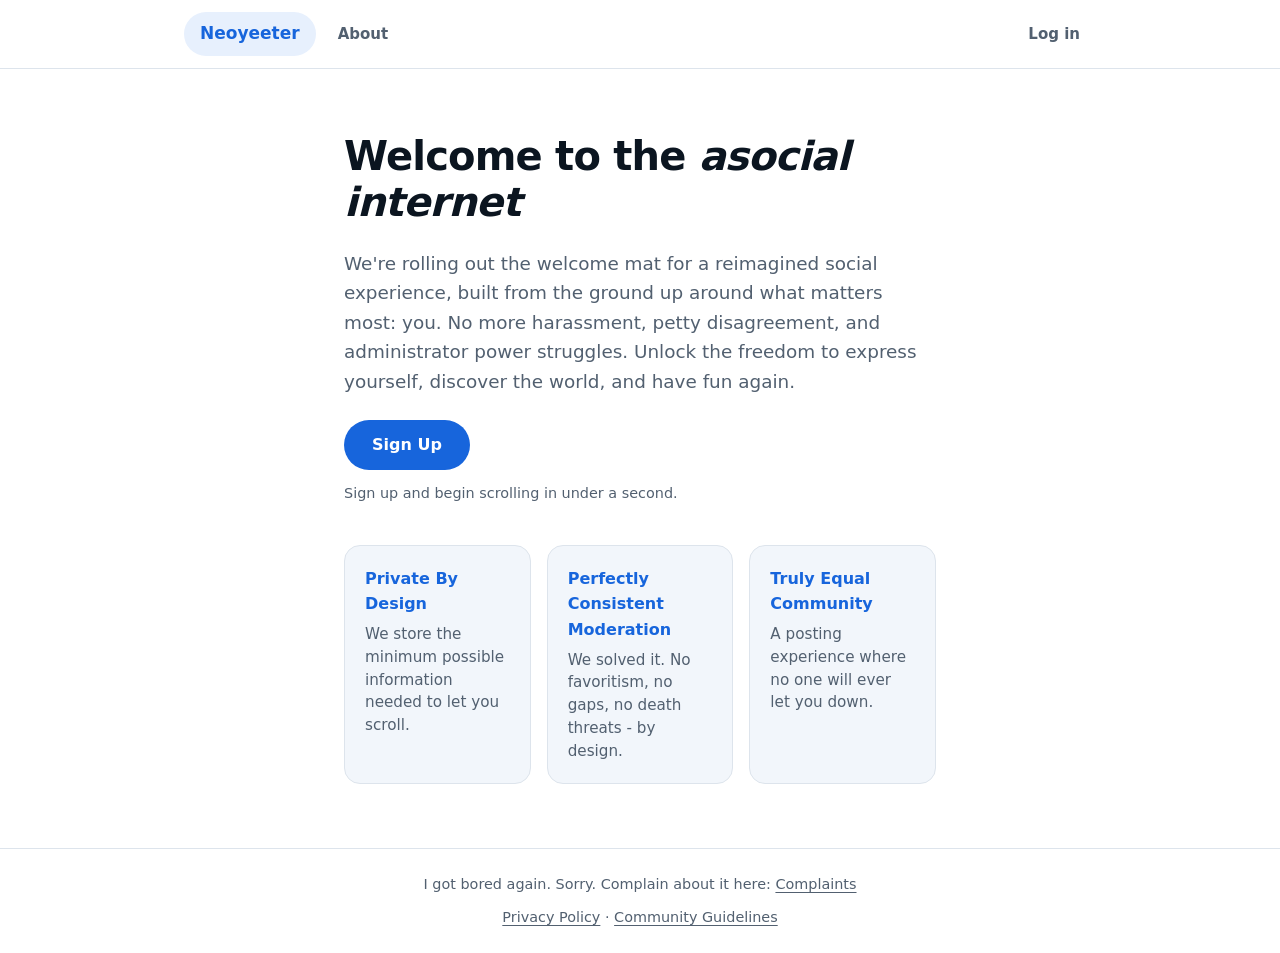
<file: docs/index.html>
<!doctype html>
<html lang="en">
<head>
  <meta charset="utf-8">
  <!--
    Content-Security-Policy. Keep this as the first element after the charset:
    a policy delivered in a meta tag does not apply to anything before it.
    Allows this site's stylesheet, Google Fonts' CSS and font files, and only
    the inline scripts whose SHA-256 hashes are listed. Nothing else may be
    loaded, fetched, embedded or submitted. After editing any inline script,
    including a comment inside one, run tools/csp_hash.py --write to update
    the hashes.
  -->
  <meta http-equiv="Content-Security-Policy" content="default-src 'none'; script-src 'sha256-BQAKZvAUKtVyPJnVgWr+OzWX53666eQjnuNkiYpjJv8='; style-src 'self' https://fonts.googleapis.com; font-src https://fonts.gstatic.com; img-src 'self'; base-uri 'none'; form-action 'none'; upgrade-insecure-requests">
  <title>Neoyeeter</title>
  <meta name="viewport" content="width=device-width, initial-scale=1">
  <!-- Link previews. When someone shares a link, social sites and messaging apps
       read these tags and fetch og.png. The pages themselves never display it
       (privacy 10.3 and 11.1 say so). The Founder insists on being seen. -->
  <meta property="og:site_name" content="Neoyeeter">
  <meta property="og:type" content="website">
  <meta property="og:title" content="Neoyeeter">
  <meta property="og:url" content="https://neoyeeter.nogbox.com/">
  <meta property="og:image" content="https://neoyeeter.nogbox.com/og.png">
  <meta property="og:image:width" content="1200">
  <meta property="og:image:height" content="630">
  <meta property="og:image:alt" content="Neoyeeter. Perfectly consistent social media.">
  <meta name="twitter:card" content="summary_large_image">
  <script>
    // Already yeeted? Then this browser doesn't get Home again. yeeted.html
    // leaves one localStorage entry (key "yeeted", value "1"); if it's here,
    // swap this page for gone.html before anything renders. It reads the
    // entry and sends it nowhere; the only network effect is the ordinary
    // request for gone.html. The Founder calls this "retention". The
    // try/catch is for browsers that refuse storage (some private modes);
    // they simply get Home.
    try {
      if (localStorage.getItem("yeeted") === "1") location.replace("gone.html");
    } catch (e) {}
  </script>
  <link rel="stylesheet" href="https://fonts.googleapis.com/css2?family=Inter:wght@400;600;700;800&amp;display=swap">
  <link rel="stylesheet" href="style.css">
</head>
<body>
  <header class="site-header">
    <nav class="nav" aria-label="Main">
      <a class="brand" href="index.html" aria-current="page">Neoyeeter</a>
      <a href="about.html">About</a>
      <a class="login" href="reviewing.html">Log in</a>
    </nav>
  </header>
  <main class="page">
    <h1>Welcome to the <em>asocial internet</em></h1>
    <p class="lede">We're rolling out the welcome mat for a reimagined social experience, built from the ground up around what matters most: you. No more harassment, petty disagreement, and administrator power struggles. Unlock the freedom to express yourself, discover the world, and have fun again.</p>
    <!-- "Sign Up" is a plain link to the ban. No form, no fields, no data: privacy section 3.1 says so, and it must stay true. -->
    <div class="btn-row">
      <a class="btn btn-primary" href="yeeted.html">Sign Up</a>
    </div>
    <p class="fine-print">Sign up and begin scrolling in under a second.</p>
    <div class="cards">
      <div class="card">
        <h2>Private By Design</h2>
        <p>We store the minimum possible information needed to let you scroll.</p>
      </div>
      <div class="card">
        <h2>Perfectly Consistent Moderation</h2>
        <p>We solved it. No favoritism, no gaps, no death threats - by design.</p>
      </div>
      <div class="card">
        <h2>Truly Equal Community</h2>
        <p>A posting experience where no one will ever let you down.</p>
      </div>
    </div>
  </main>
  <footer class="site-footer">
    <p>I got bored again. Sorry. Complain about it here: <a href="https://yeeter.nogbox.com/">Complaints</a></p>
    <p><a href="privacy.html">Privacy Policy</a> · <a href="guidelines.html">Community Guidelines</a></p>
  </footer>
</body>
</html>
</file>
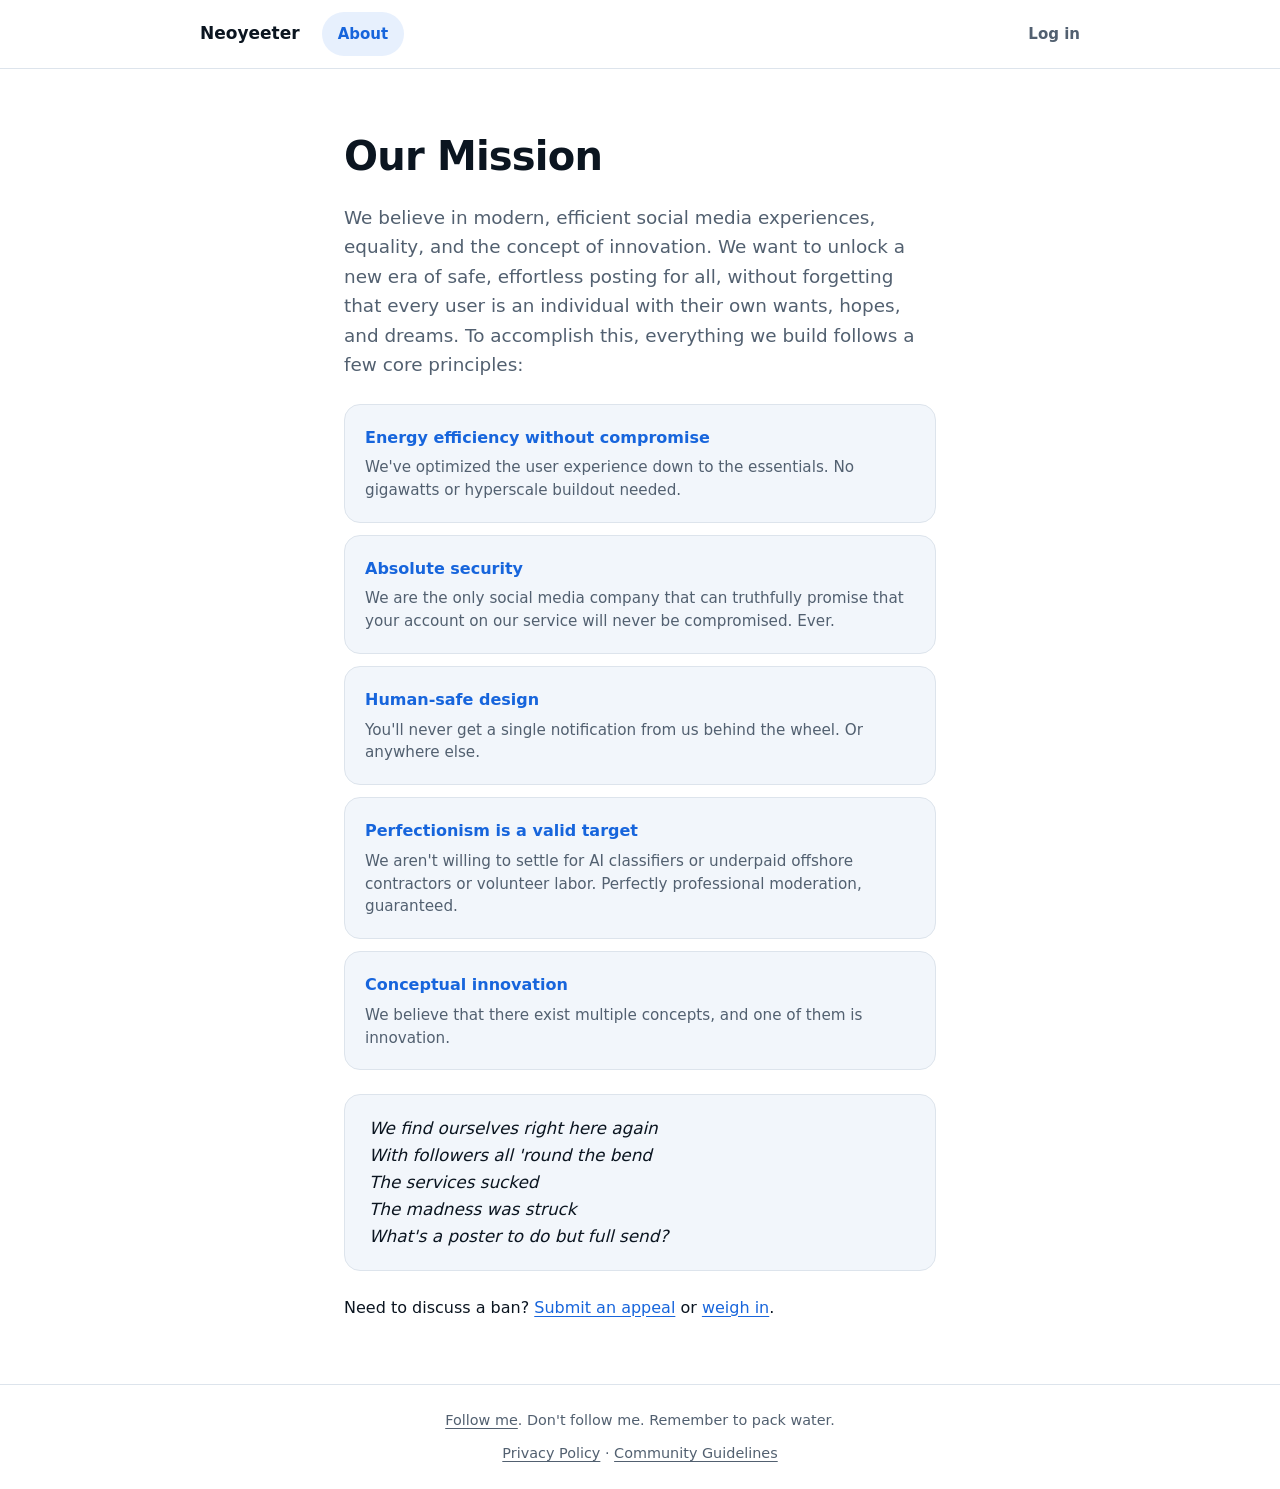
<file: docs/about.html>
<!doctype html>
<html lang="en">
<head>
  <meta charset="utf-8">
  <!--
    Content-Security-Policy. Keep this as the first element after the charset:
    a policy delivered in a meta tag does not apply to anything before it.
    Allows this site's stylesheet, Google Fonts' CSS and font files, and only
    the inline scripts whose SHA-256 hashes are listed. Nothing else may be
    loaded, fetched, embedded or submitted. After editing any inline script,
    including a comment inside one, run tools/csp_hash.py --write to update
    the hashes.
  -->
  <meta http-equiv="Content-Security-Policy" content="default-src 'none'; style-src 'self' https://fonts.googleapis.com; font-src https://fonts.gstatic.com; img-src 'self'; base-uri 'none'; form-action 'none'; upgrade-insecure-requests">
  <title>About Neoyeeter</title>
  <meta name="viewport" content="width=device-width, initial-scale=1">
  <meta property="og:site_name" content="Neoyeeter">
  <meta property="og:type" content="website">
  <meta property="og:title" content="About Neoyeeter">
  <meta property="og:url" content="https://neoyeeter.nogbox.com/about.html">
  <meta property="og:image" content="https://neoyeeter.nogbox.com/og.png">
  <meta property="og:image:width" content="1200">
  <meta property="og:image:height" content="630">
  <meta property="og:image:alt" content="Neoyeeter. Perfectly consistent social media.">
  <meta name="twitter:card" content="summary_large_image">
  <link rel="stylesheet" href="https://fonts.googleapis.com/css2?family=Inter:wght@400;600;700;800&amp;display=swap">
  <link rel="stylesheet" href="style.css">
</head>
<body>
  <header class="site-header">
    <nav class="nav" aria-label="Main">
      <a class="brand" href="index.html">Neoyeeter</a>
      <a href="about.html" aria-current="page">About</a>
      <a class="login" href="reviewing.html">Log in</a>
    </nav>
  </header>
  <main class="page">
    <h1>Our Mission</h1>
    <p class="lede">We believe in modern, efficient social media experiences, equality, and the concept of innovation. We want to unlock a new era of safe, effortless posting for all, without forgetting that every user is an individual with their own wants, hopes, and dreams. To accomplish this, everything we build follows a few core principles:</p>
    <div class="tenets">
      <div class="card">
        <h3>Energy efficiency without compromise</h3>
        <p>We've optimized the user experience down to the essentials. No gigawatts or hyperscale buildout needed.</p>
      </div>
      <div class="card">
        <h3>Absolute security</h3>
        <p>We are the only social media company that can truthfully promise that your account on our service will never be compromised. Ever.</p>
      </div>
      <div class="card">
        <h3>Human-safe design</h3>
        <p>You'll never get a single notification from us behind the wheel. Or anywhere else.</p>
      </div>
      <div class="card">
        <h3>Perfectionism is a valid target</h3>
        <p>We aren't willing to settle for AI classifiers or underpaid offshore contractors or volunteer labor. Perfectly professional moderation, guaranteed.</p>
      </div>
      <div class="card">
        <h3>Conceptual innovation</h3>
        <p>We believe that there exist multiple concepts, and one of them is innovation.</p>
      </div>
    </div>
    <p class="limerick">We find ourselves right here again<br>
      With followers all 'round the bend<br>
      The services sucked<br>
      The madness was struck<br>
      What's a poster to do but full send?</p>
    <!-- Both links go to the same place. The choice is the product. -->
    <p>Need to discuss a ban? <a href="appeal.html">Submit an appeal</a> or <a href="appeal.html">weigh in</a>.</p>
  </main>
  <footer class="site-footer">
    <p><a href="yeeted.html">Follow me</a>. Don't follow me. Remember to pack water.</p>
    <p><a href="privacy.html">Privacy Policy</a> · <a href="guidelines.html">Community Guidelines</a></p>
  </footer>
</body>
</html>
</file>
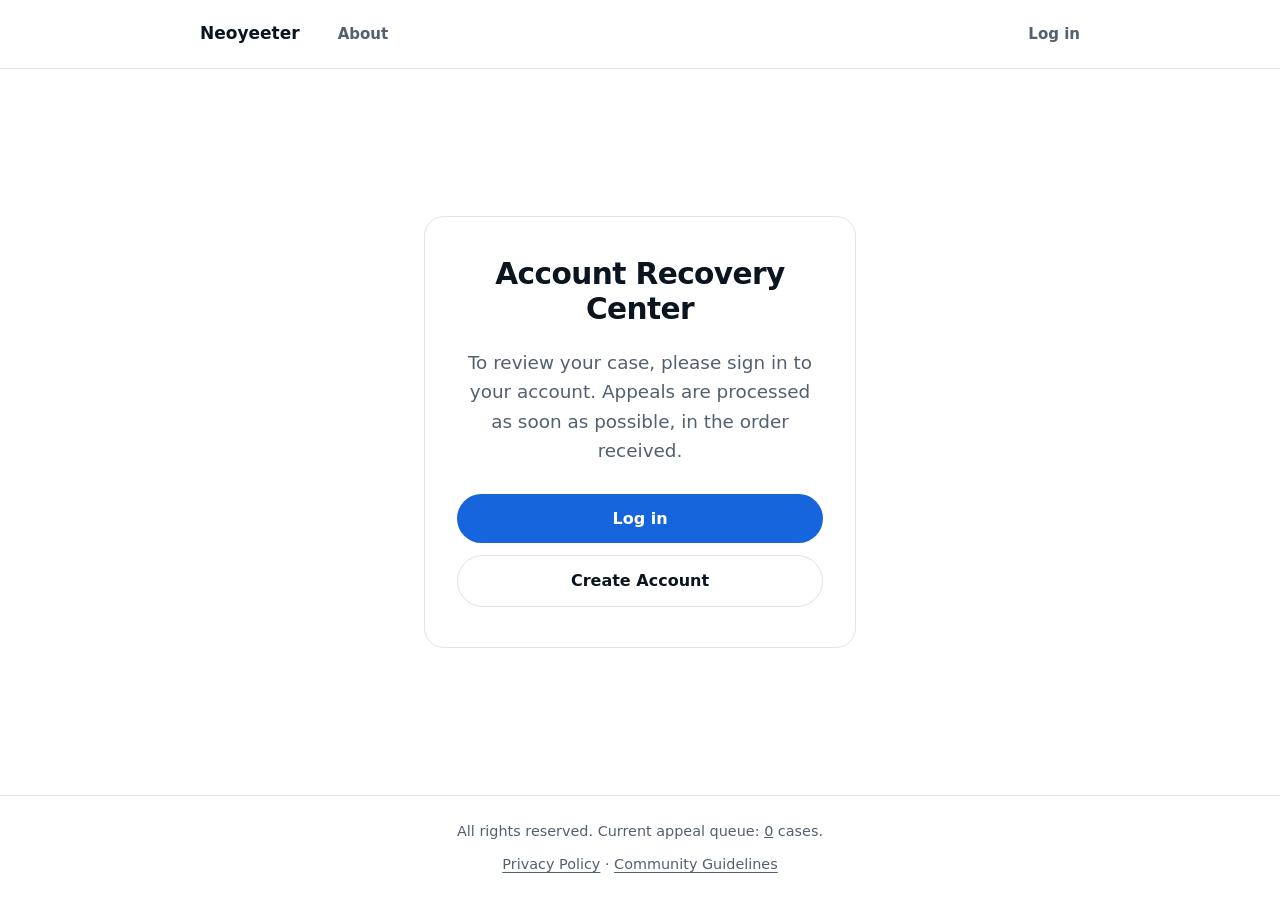
<file: docs/appeal.html>
<!doctype html>
<html lang="en">
<head>
  <meta charset="utf-8">
  <!--
    Content-Security-Policy. Keep this as the first element after the charset:
    a policy delivered in a meta tag does not apply to anything before it.
    Allows this site's stylesheet, Google Fonts' CSS and font files, and only
    the inline scripts whose SHA-256 hashes are listed. Nothing else may be
    loaded, fetched, embedded or submitted. After editing any inline script,
    including a comment inside one, run tools/csp_hash.py --write to update
    the hashes.
  -->
  <meta http-equiv="Content-Security-Policy" content="default-src 'none'; style-src 'self' https://fonts.googleapis.com; font-src https://fonts.gstatic.com; img-src 'self'; base-uri 'none'; form-action 'none'; upgrade-insecure-requests">
  <title>Account Recovery</title>
  <meta name="viewport" content="width=device-width, initial-scale=1">
  <meta property="og:site_name" content="Neoyeeter">
  <meta property="og:type" content="website">
  <meta property="og:title" content="Account Recovery">
  <meta property="og:url" content="https://neoyeeter.nogbox.com/appeal.html">
  <meta property="og:image" content="https://neoyeeter.nogbox.com/og.png">
  <meta property="og:image:width" content="1200">
  <meta property="og:image:height" content="630">
  <meta property="og:image:alt" content="Neoyeeter. Perfectly consistent social media.">
  <meta name="twitter:card" content="summary_large_image">
  <link rel="stylesheet" href="https://fonts.googleapis.com/css2?family=Inter:wght@400;600;700;800&amp;display=swap">
  <link rel="stylesheet" href="style.css">
</head>
<body>
  <header class="site-header">
    <nav class="nav" aria-label="Main">
      <a class="brand" href="index.html">Neoyeeter</a>
      <a href="about.html">About</a>
      <a class="login" href="reviewing.html">Log in</a>
    </nav>
  </header>
  <main class="page-narrow">
    <div class="panel">
      <h1>Account Recovery Center</h1>
      <p class="lede">To review your case, please sign in to your account. Appeals are processed as soon as possible, in the order received.</p>
      <!-- Log in goes to the loading page and then a fresh ban; Create Account goes straight to gone.html. Neither collects anything. -->
      <div class="btn-stack">
        <a class="btn btn-primary" href="reviewing.html">Log in</a>
        <a class="btn btn-secondary" href="gone.html">Create Account</a>
      </div>
    </div>
  </main>
  <footer class="site-footer">
    <p>All rights reserved. Current appeal queue: <u>0</u> cases.</p>
    <p><a href="privacy.html">Privacy Policy</a> · <a href="guidelines.html">Community Guidelines</a></p>
  </footer>
</body>
</html>
</file>
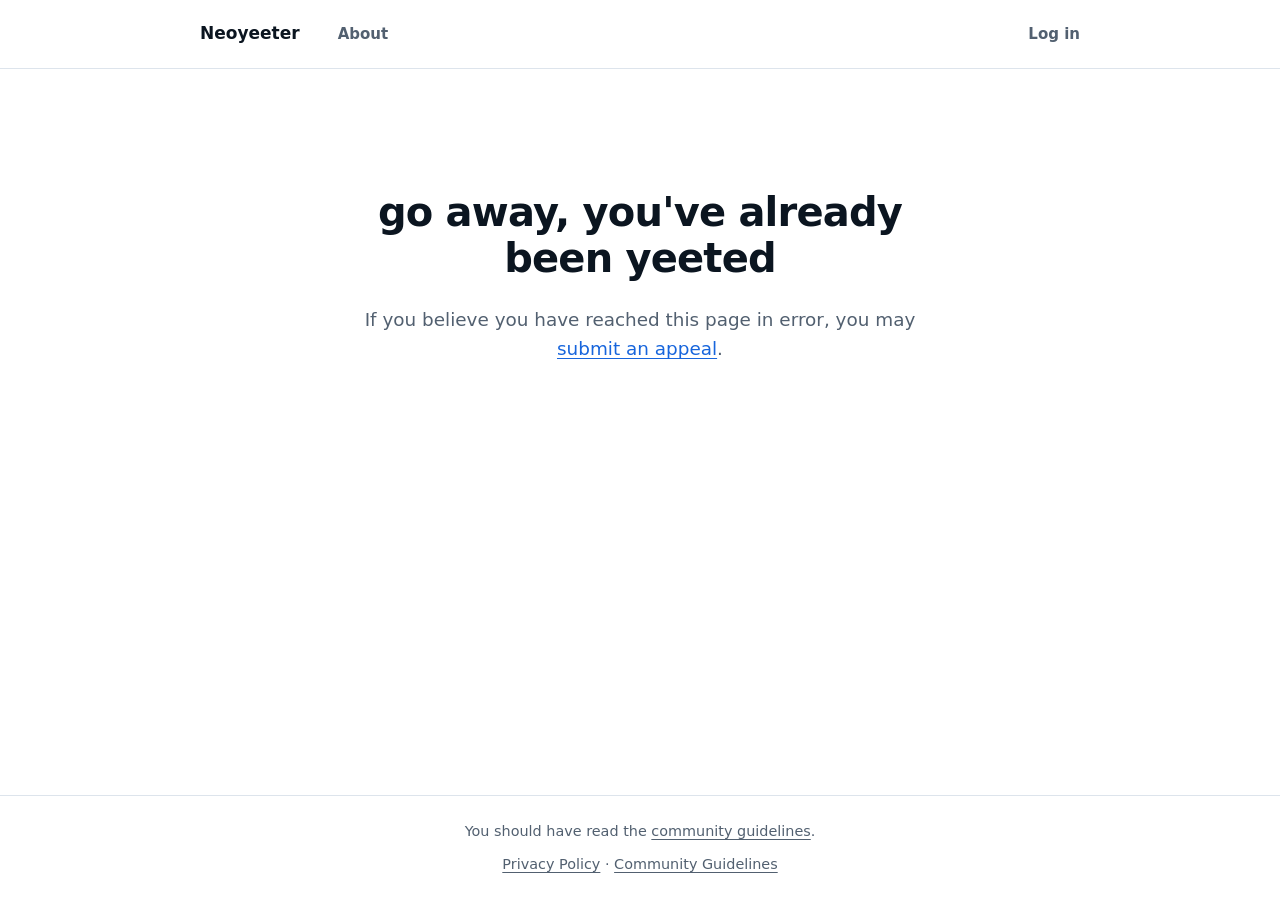
<file: docs/gone.html>
<!doctype html>
<html lang="en">
<head>
  <meta charset="utf-8">
  <!--
    Content-Security-Policy. Keep this as the first element after the charset:
    a policy delivered in a meta tag does not apply to anything before it.
    Allows this site's stylesheet, Google Fonts' CSS and font files, and only
    the inline scripts whose SHA-256 hashes are listed. Nothing else may be
    loaded, fetched, embedded or submitted. After editing any inline script,
    including a comment inside one, run tools/csp_hash.py --write to update
    the hashes.
  -->
  <meta http-equiv="Content-Security-Policy" content="default-src 'none'; style-src 'self' https://fonts.googleapis.com; font-src https://fonts.gstatic.com; img-src 'self'; base-uri 'none'; form-action 'none'; upgrade-insecure-requests">
  <title>BANNED</title>
  <meta name="viewport" content="width=device-width, initial-scale=1">
  <meta property="og:site_name" content="Neoyeeter">
  <meta property="og:type" content="website">
  <meta property="og:title" content="BANNED">
  <meta property="og:url" content="https://neoyeeter.nogbox.com/gone.html">
  <meta property="og:image" content="https://neoyeeter.nogbox.com/og.png">
  <meta property="og:image:width" content="1200">
  <meta property="og:image:height" content="630">
  <meta property="og:image:alt" content="Neoyeeter. Perfectly consistent social media.">
  <meta name="twitter:card" content="summary_large_image">
  <link rel="stylesheet" href="https://fonts.googleapis.com/css2?family=Inter:wght@400;600;700;800&amp;display=swap">
  <link rel="stylesheet" href="style.css">
</head>
<body>
  <header class="site-header">
    <nav class="nav" aria-label="Main">
      <a class="brand" href="gone.html">Neoyeeter</a>
      <a href="about.html">About</a>
      <a class="login" href="reviewing.html">Log in</a>
    </nav>
  </header>
  <main class="page page-center">
    <h1>go away, you've already been yeeted</h1>
    <p class="lede">If you believe you have reached this page in error, you may <a href="appeal.html">submit an appeal</a>.</p>
  </main>
  <footer class="site-footer">
    <p>You should have read the <a href="guidelines.html">community guidelines</a>.</p>
    <p><a href="privacy.html">Privacy Policy</a> · <a href="guidelines.html">Community Guidelines</a></p>
  </footer>
</body>
</html>
</file>
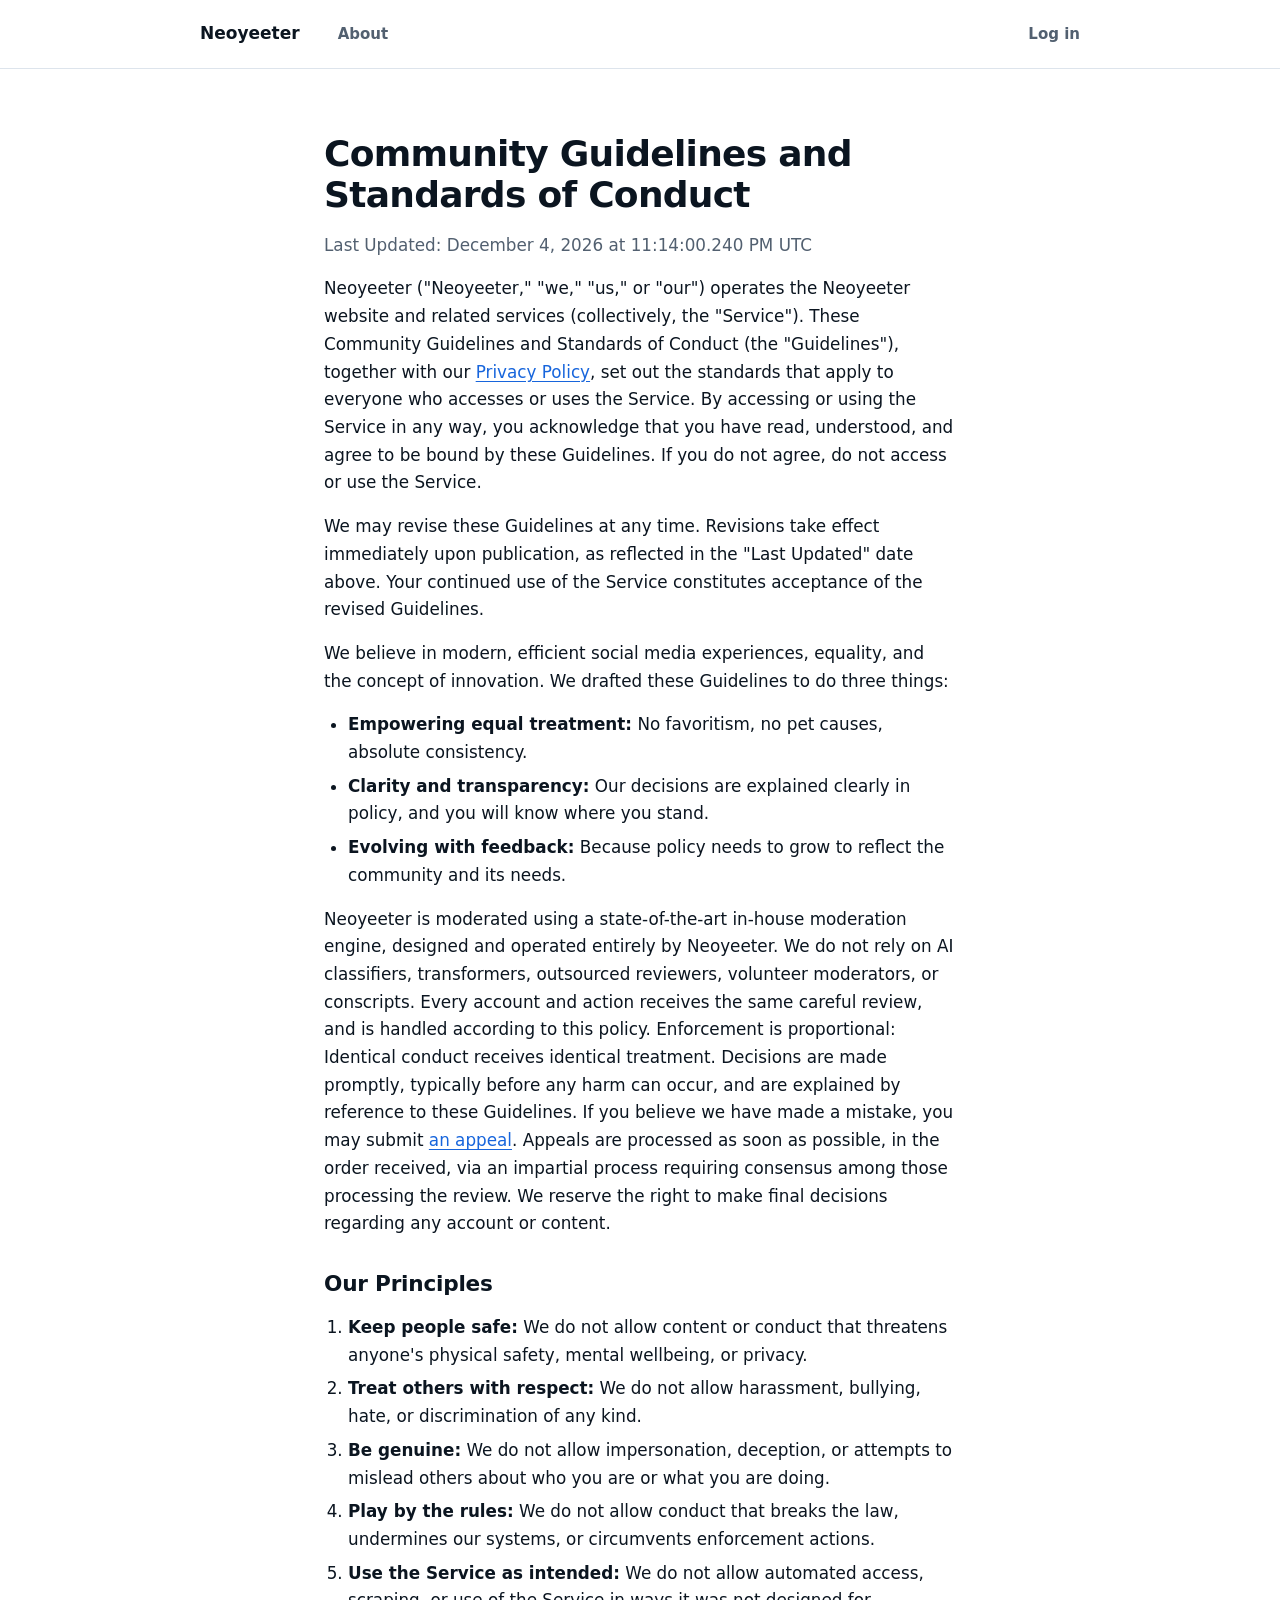
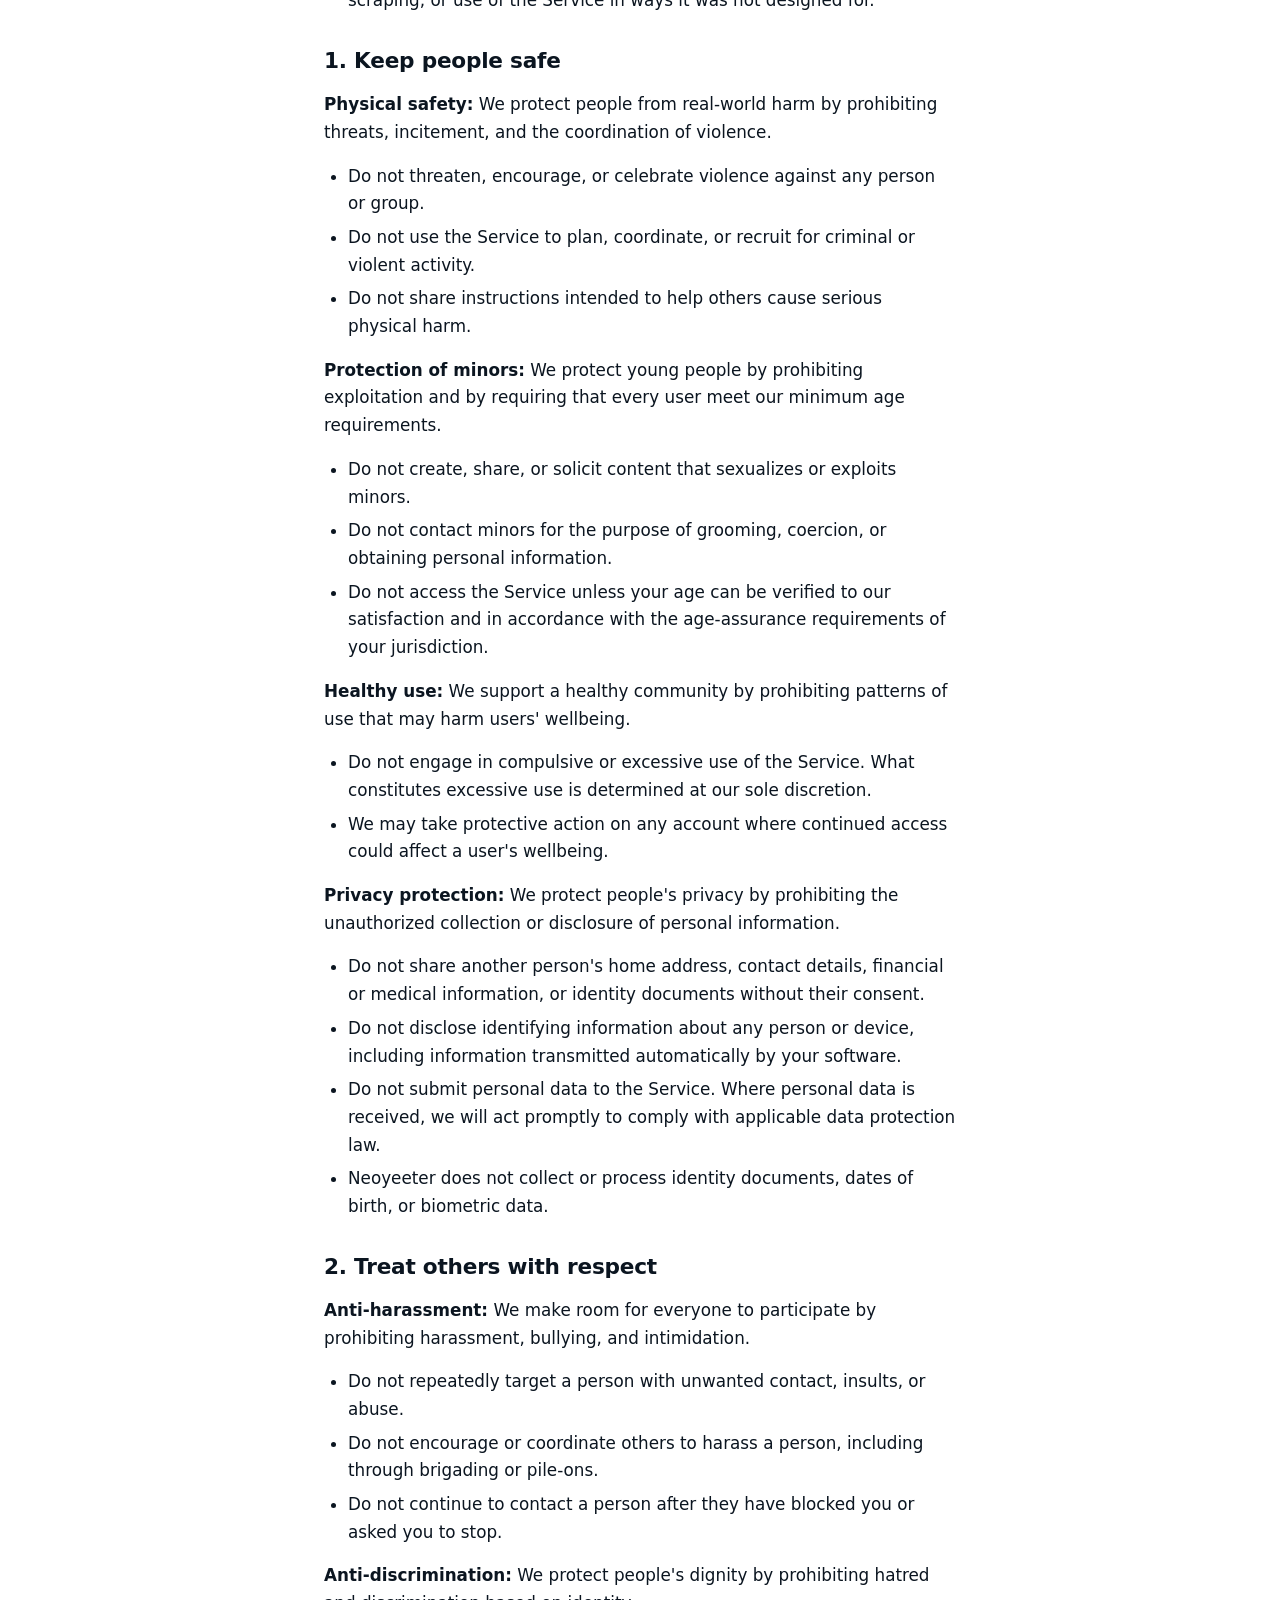
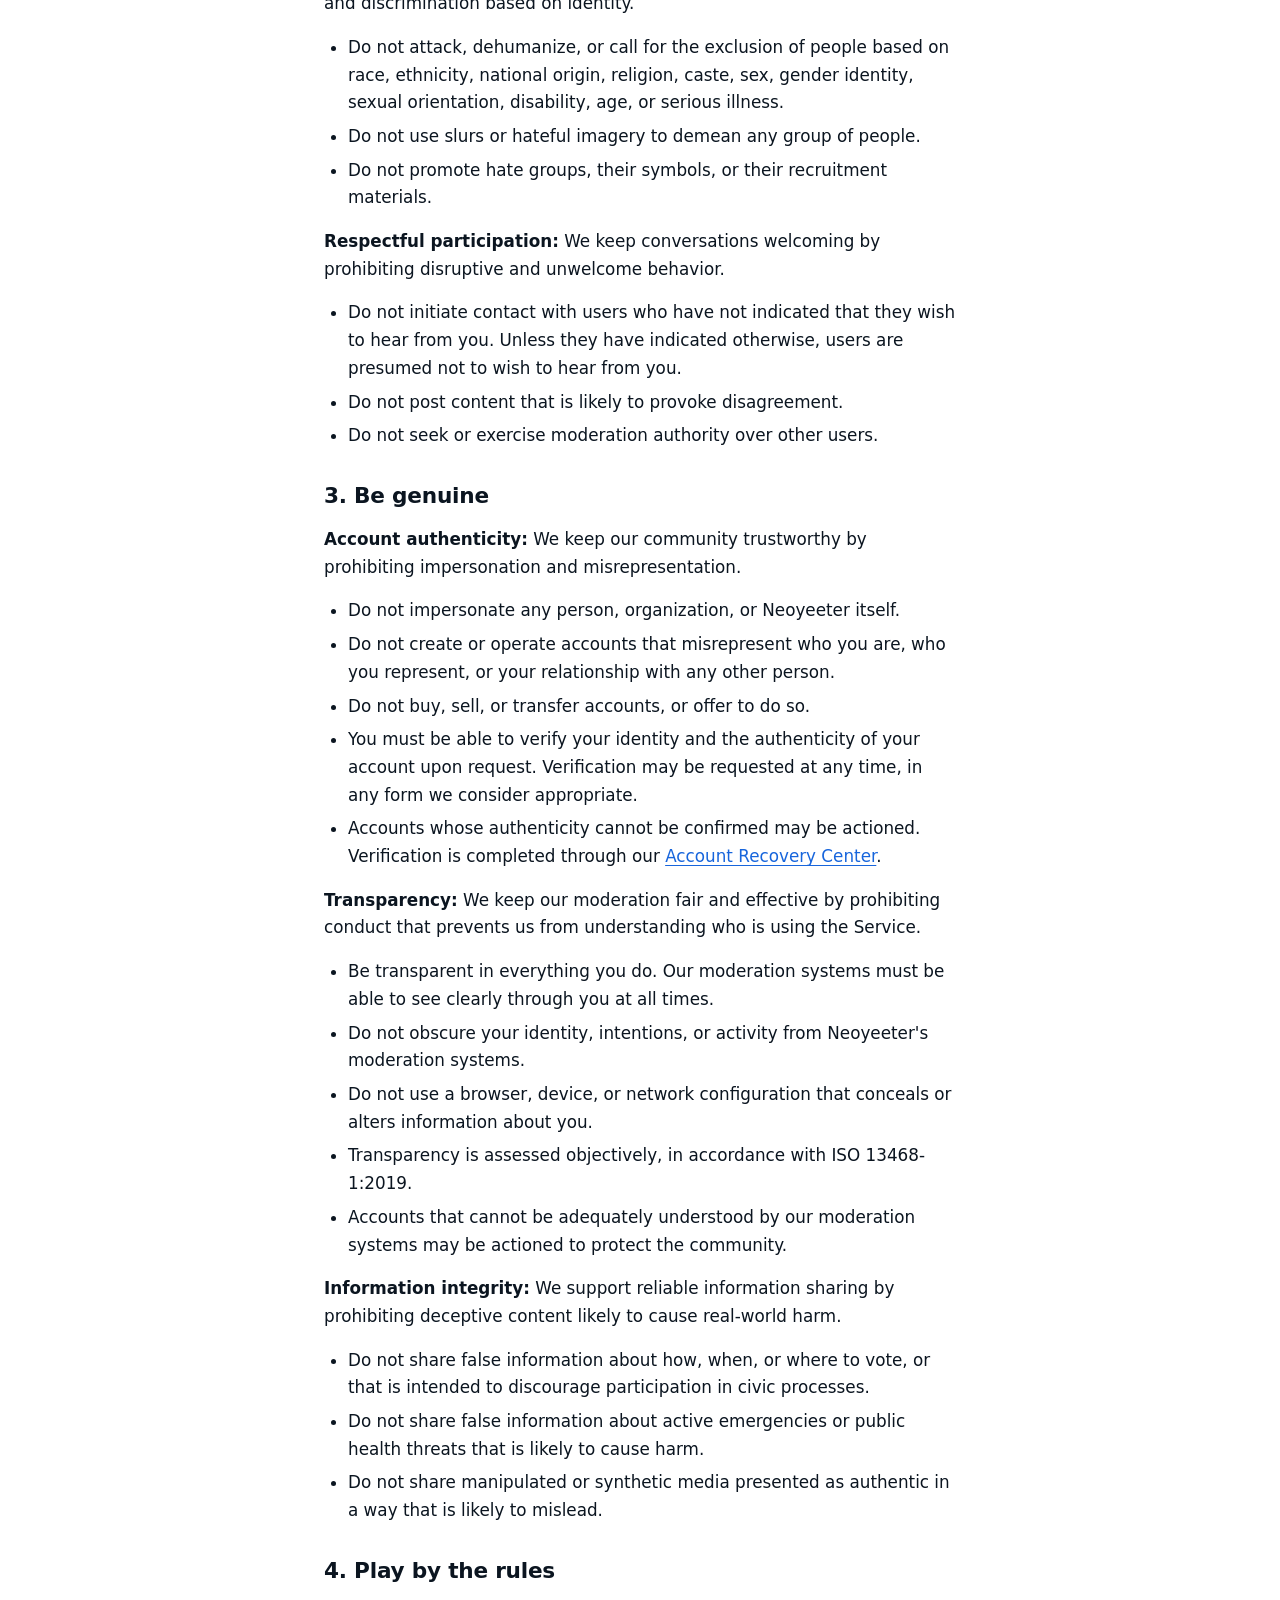
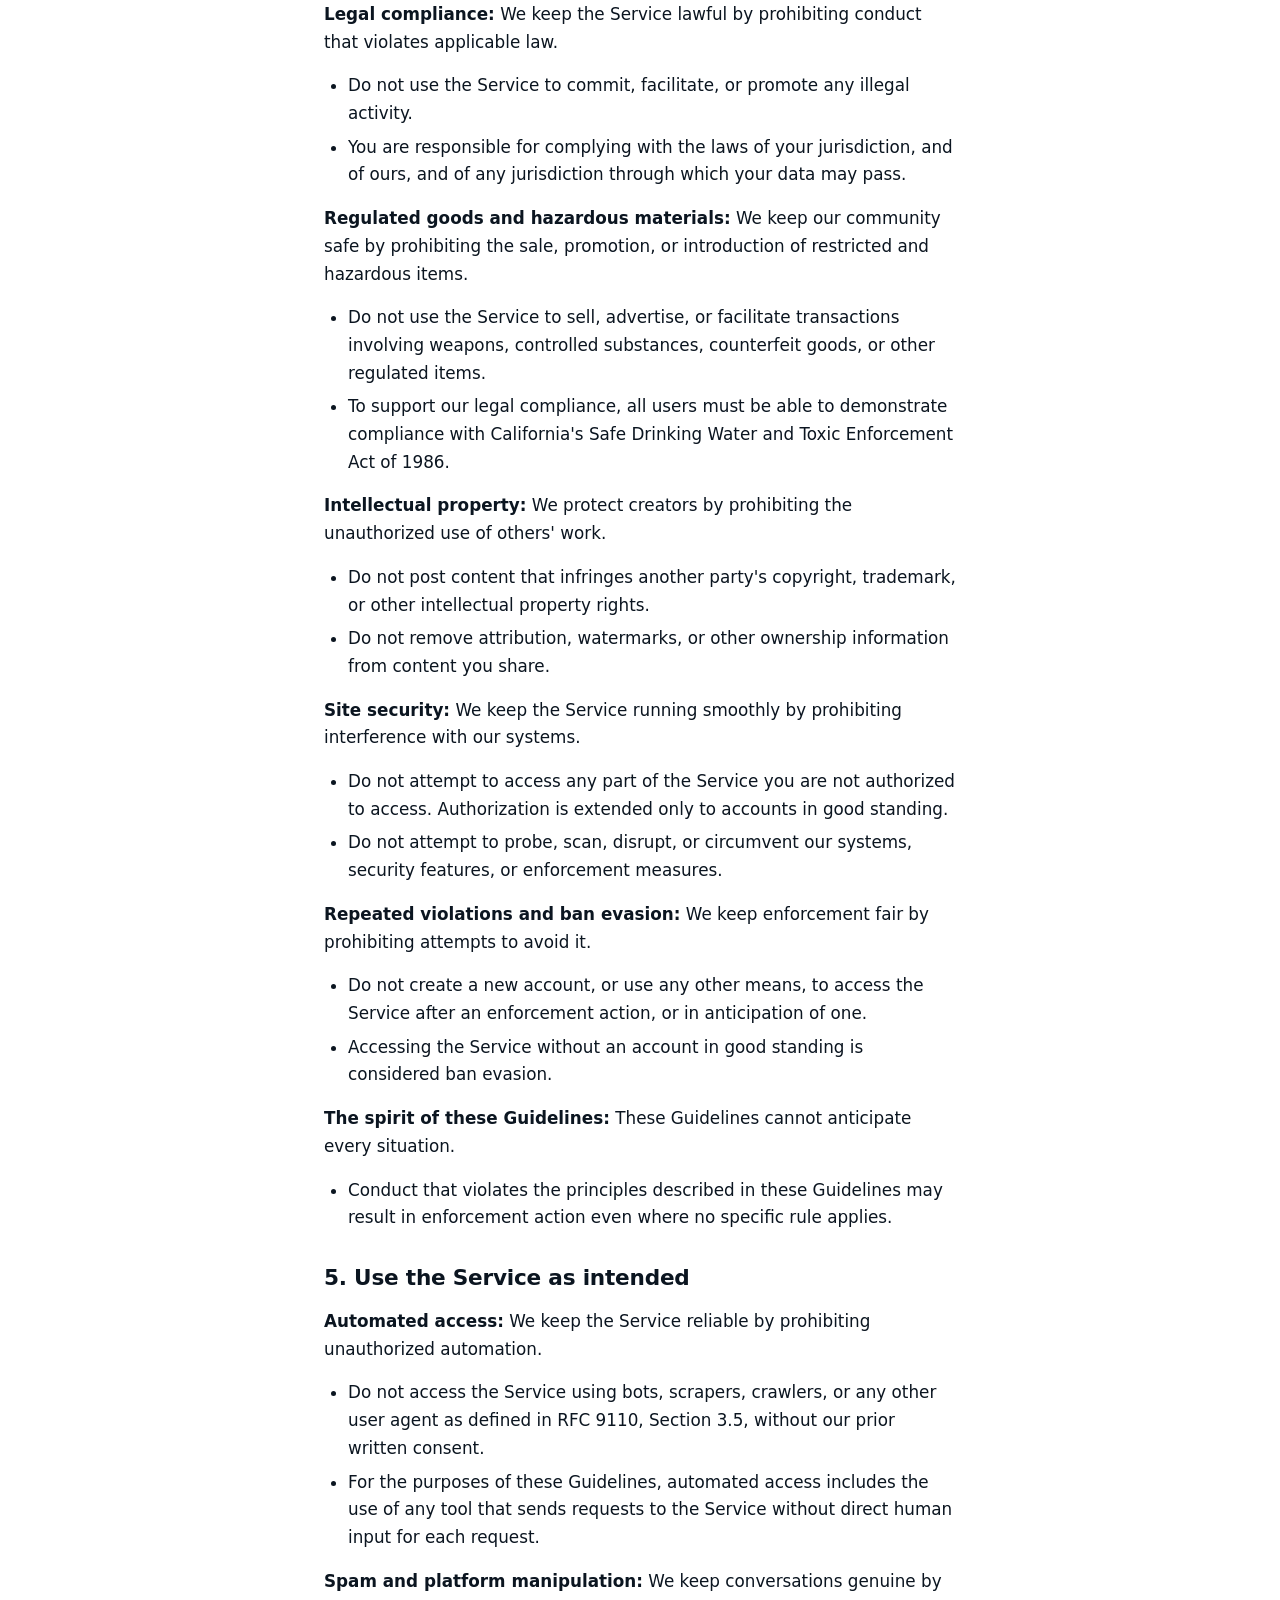
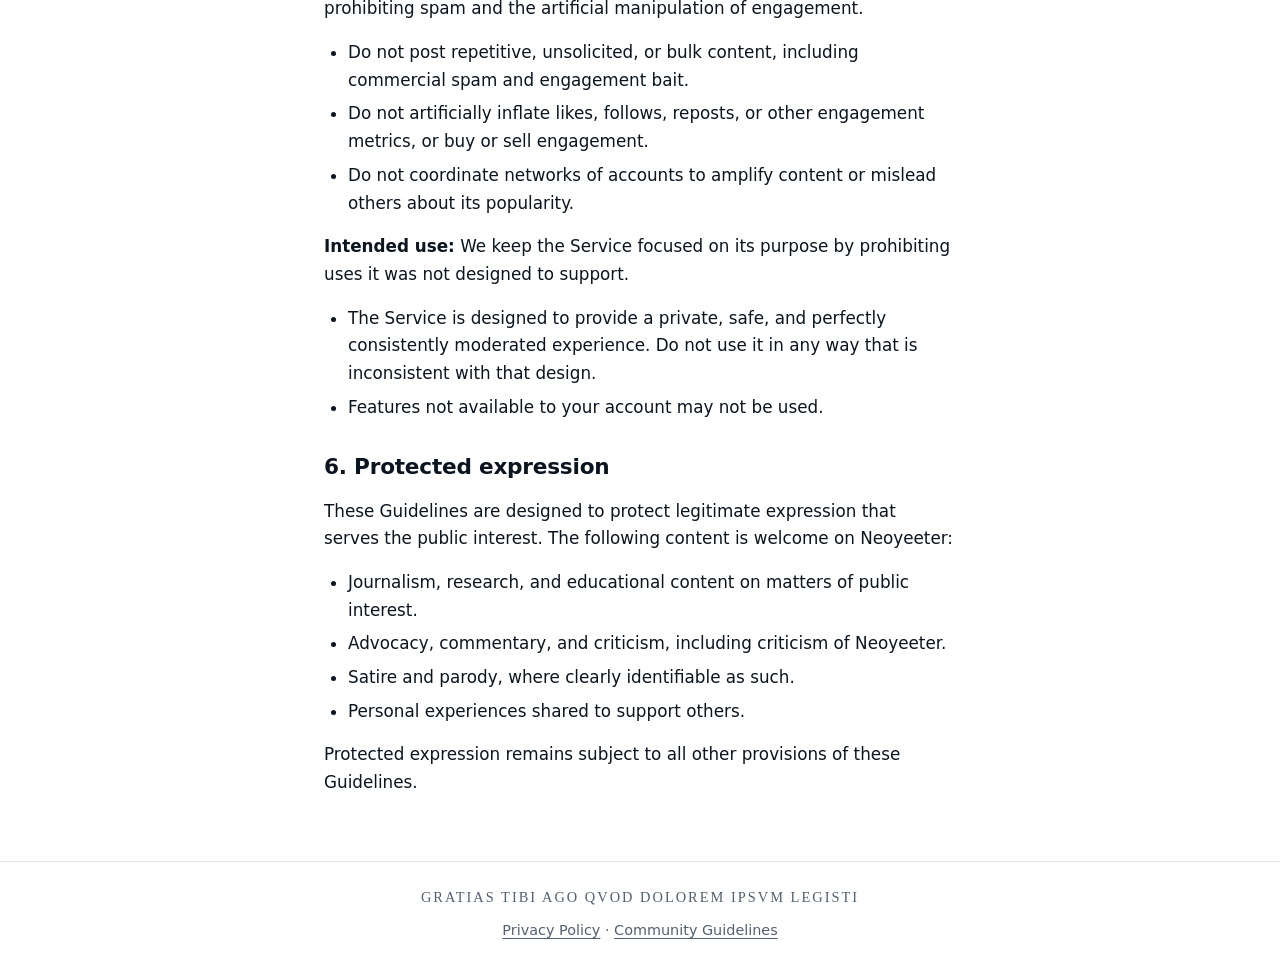
<file: docs/guidelines.html>
<!doctype html>
<html lang="en">
<head>
  <meta charset="utf-8">
  <!--
    Content-Security-Policy. Keep this as the first element after the charset:
    a policy delivered in a meta tag does not apply to anything before it.
    Allows this site's stylesheet, Google Fonts' CSS and font files, and only
    the inline scripts whose SHA-256 hashes are listed. Nothing else may be
    loaded, fetched, embedded or submitted. After editing any inline script,
    including a comment inside one, run tools/csp_hash.py --write to update
    the hashes.
  -->
  <meta http-equiv="Content-Security-Policy" content="default-src 'none'; script-src 'sha256-HpmnhH3PQYgX8K8rVymk3pVb/MkrX7uQx+iu9DqNS74='; style-src 'self' https://fonts.googleapis.com; font-src https://fonts.gstatic.com; img-src 'self'; base-uri 'none'; form-action 'none'; upgrade-insecure-requests">
  <title>Community Guidelines</title>
  <meta name="viewport" content="width=device-width, initial-scale=1">
  <meta property="og:site_name" content="Neoyeeter">
  <meta property="og:type" content="website">
  <meta property="og:title" content="Community Guidelines">
  <meta property="og:url" content="https://neoyeeter.nogbox.com/guidelines.html">
  <meta property="og:image" content="https://neoyeeter.nogbox.com/og.png">
  <meta property="og:image:width" content="1200">
  <meta property="og:image:height" content="630">
  <meta property="og:image:alt" content="Neoyeeter. Perfectly consistent social media.">
  <meta name="twitter:card" content="summary_large_image">
  <link rel="stylesheet" href="https://fonts.googleapis.com/css2?family=Inter:wght@400;600;700;800&amp;display=swap">
  <link rel="stylesheet" href="style.css">
</head>
<body>
  <header class="site-header">
    <nav class="nav" aria-label="Main">
      <a class="brand" href="index.html">Neoyeeter</a>
      <a href="about.html">About</a>
      <a class="login" href="reviewing.html">Log in</a>
    </nav>
  </header>
  <main class="page-doc doc">
    <h1>Community Guidelines and Standards of Conduct</h1>
    <p class="meta">Last Updated: <span id="updated">just now</span></p>
    <p>Neoyeeter ("Neoyeeter," "we," "us," or "our") operates the Neoyeeter website and related services (collectively, the "Service"). These Community Guidelines and Standards of Conduct (the "Guidelines"), together with our <a href="privacy.html">Privacy Policy</a>, set out the standards that apply to everyone who accesses or uses the Service. By accessing or using the Service in any way, you acknowledge that you have read, understood, and agree to be bound by these Guidelines. If you do not agree, do not access or use the Service.</p>
    <p>We may revise these Guidelines at any time. Revisions take effect immediately upon publication, as reflected in the "Last Updated" date above. Your continued use of the Service constitutes acceptance of the revised Guidelines.</p>
    <p>We believe in modern, efficient social media experiences, equality, and the concept of innovation. We drafted these Guidelines to do three things:</p>
    <ul>
      <li><strong>Empowering equal treatment:</strong> No favoritism, no pet causes, absolute consistency.</li>
      <li><strong>Clarity and transparency:</strong> Our decisions are explained clearly in policy, and you will know where you stand.</li>
      <li><strong>Evolving with feedback:</strong> Because policy needs to grow to reflect the community and its needs.</li>
    </ul>
    <p>Neoyeeter is moderated using a state-of-the-art in-house moderation engine, designed and operated entirely by Neoyeeter. We do not rely on AI classifiers, transformers, outsourced reviewers, volunteer moderators, or conscripts. Every account and action receives the same careful review, and is handled according to this policy. Enforcement is proportional: Identical conduct receives identical treatment. Decisions are made promptly, typically before any harm can occur, and are explained by reference to these Guidelines. If you believe we have made a mistake, you may submit <a href="appeal.html">an appeal</a>. Appeals are processed as soon as possible, in the order received, via an impartial process requiring consensus among those processing the review. We reserve the right to make final decisions regarding any account or content.</p>
    <h2>Our Principles</h2>
    <ol>
      <li><strong>Keep people safe:</strong> We do not allow content or conduct that threatens anyone's physical safety, mental wellbeing, or privacy.</li>
      <li><strong>Treat others with respect:</strong> We do not allow harassment, bullying, hate, or discrimination of any kind.</li>
      <li><strong>Be genuine:</strong> We do not allow impersonation, deception, or attempts to mislead others about who you are or what you are doing.</li>
      <li><strong>Play by the rules:</strong> We do not allow conduct that breaks the law, undermines our systems, or circumvents enforcement actions.</li>
      <li><strong>Use the Service as intended:</strong> We do not allow automated access, scraping, or use of the Service in ways it was not designed for.</li>
    </ol>
    <h2>1. Keep people safe</h2>
    <p><strong>Physical safety:</strong> We protect people from real-world harm by prohibiting threats, incitement, and the coordination of violence.</p>
    <ul>
      <li>Do not threaten, encourage, or celebrate violence against any person or group.</li>
      <li>Do not use the Service to plan, coordinate, or recruit for criminal or violent activity.</li>
      <li>Do not share instructions intended to help others cause serious physical harm.</li>
    </ul>
    <p><strong>Protection of minors:</strong> We protect young people by prohibiting exploitation and by requiring that every user meet our minimum age requirements.</p>
    <ul>
      <li>Do not create, share, or solicit content that sexualizes or exploits minors.</li>
      <li>Do not contact minors for the purpose of grooming, coercion, or obtaining personal information.</li>
      <li>Do not access the Service unless your age can be verified to our satisfaction and in accordance with the age-assurance requirements of your jurisdiction.</li>
    </ul>
    <p><strong>Healthy use:</strong> We support a healthy community by prohibiting patterns of use that may harm users' wellbeing.</p>
    <ul>
      <li>Do not engage in compulsive or excessive use of the Service. What constitutes excessive use is determined at our sole discretion.</li>
      <li>We may take protective action on any account where continued access could affect a user's wellbeing.</li>
    </ul>
    <p><strong>Privacy protection:</strong> We protect people's privacy by prohibiting the unauthorized collection or disclosure of personal information.</p>
    <ul>
      <li>Do not share another person's home address, contact details, financial or medical information, or identity documents without their consent.</li>
      <li>Do not disclose identifying information about any person or device, including information transmitted automatically by your software.</li>
      <li>Do not submit personal data to the Service. Where personal data is received, we will act promptly to comply with applicable data protection law.</li>
      <li>Neoyeeter does not collect or process identity documents, dates of birth, or biometric data.</li>
    </ul>
    <h2>2. Treat others with respect</h2>
    <p><strong>Anti-harassment:</strong> We make room for everyone to participate by prohibiting harassment, bullying, and intimidation.</p>
    <ul>
      <li>Do not repeatedly target a person with unwanted contact, insults, or abuse.</li>
      <li>Do not encourage or coordinate others to harass a person, including through brigading or pile-ons.</li>
      <li>Do not continue to contact a person after they have blocked you or asked you to stop.</li>
    </ul>
    <p><strong>Anti-discrimination:</strong> We protect people's dignity by prohibiting hatred and discrimination based on identity.</p>
    <ul>
      <li>Do not attack, dehumanize, or call for the exclusion of people based on race, ethnicity, national origin, religion, caste, sex, gender identity, sexual orientation, disability, age, or serious illness.</li>
      <li>Do not use slurs or hateful imagery to demean any group of people.</li>
      <li>Do not promote hate groups, their symbols, or their recruitment materials.</li>
    </ul>
    <p><strong>Respectful participation:</strong> We keep conversations welcoming by prohibiting disruptive and unwelcome behavior.</p>
    <ul>
      <li>Do not initiate contact with users who have not indicated that they wish to hear from you. Unless they have indicated otherwise, users are presumed not to wish to hear from you.</li>
      <li>Do not post content that is likely to provoke disagreement.</li>
      <li>Do not seek or exercise moderation authority over other users.</li>
    </ul>
    <h2>3. Be genuine</h2>
    <p><strong>Account authenticity:</strong> We keep our community trustworthy by prohibiting impersonation and misrepresentation.</p>
    <ul>
      <li>Do not impersonate any person, organization, or Neoyeeter itself.</li>
      <li>Do not create or operate accounts that misrepresent who you are, who you represent, or your relationship with any other person.</li>
      <li>Do not buy, sell, or transfer accounts, or offer to do so.</li>
      <li>You must be able to verify your identity and the authenticity of your account upon request. Verification may be requested at any time, in any form we consider appropriate.</li>
      <li>Accounts whose authenticity cannot be confirmed may be actioned. Verification is completed through our <a href="appeal.html">Account Recovery Center</a>.</li>
    </ul>
    <p><strong>Transparency:</strong> We keep our moderation fair and effective by prohibiting conduct that prevents us from understanding who is using the Service.</p>
    <ul>
      <li>Be transparent in everything you do. Our moderation systems must be able to see clearly through you at all times.</li>
      <li>Do not obscure your identity, intentions, or activity from Neoyeeter's moderation systems.</li>
      <li>Do not use a browser, device, or network configuration that conceals or alters information about you.</li>
      <li>Transparency is assessed objectively, in accordance with ISO 13468-1:2019.</li>
      <li>Accounts that cannot be adequately understood by our moderation systems may be actioned to protect the community.</li>
    </ul>
    <p><strong>Information integrity:</strong> We support reliable information sharing by prohibiting deceptive content likely to cause real-world harm.</p>
    <ul>
      <li>Do not share false information about how, when, or where to vote, or that is intended to discourage participation in civic processes.</li>
      <li>Do not share false information about active emergencies or public health threats that is likely to cause harm.</li>
      <li>Do not share manipulated or synthetic media presented as authentic in a way that is likely to mislead.</li>
    </ul>
    <h2>4. Play by the rules</h2>
    <p><strong>Legal compliance:</strong> We keep the Service lawful by prohibiting conduct that violates applicable law.</p>
    <ul>
      <li>Do not use the Service to commit, facilitate, or promote any illegal activity.</li>
      <li>You are responsible for complying with the laws of your jurisdiction, and of ours, and of any jurisdiction through which your data may pass.</li>
    </ul>
    <p><strong>Regulated goods and hazardous materials:</strong> We keep our community safe by prohibiting the sale, promotion, or introduction of restricted and hazardous items.</p>
    <ul>
      <li>Do not use the Service to sell, advertise, or facilitate transactions involving weapons, controlled substances, counterfeit goods, or other regulated items.</li>
      <li>To support our legal compliance, all users must be able to demonstrate compliance with California's Safe Drinking Water and Toxic Enforcement Act of 1986.</li>
    </ul>
    <p><strong>Intellectual property:</strong> We protect creators by prohibiting the unauthorized use of others' work.</p>
    <ul>
      <li>Do not post content that infringes another party's copyright, trademark, or other intellectual property rights.</li>
      <li>Do not remove attribution, watermarks, or other ownership information from content you share.</li>
    </ul>
    <p><strong>Site security:</strong> We keep the Service running smoothly by prohibiting interference with our systems.</p>
    <ul>
      <li>Do not attempt to access any part of the Service you are not authorized to access. Authorization is extended only to accounts in good standing.</li>
      <li>Do not attempt to probe, scan, disrupt, or circumvent our systems, security features, or enforcement measures.</li>
    </ul>
    <p><strong>Repeated violations and ban evasion:</strong> We keep enforcement fair by prohibiting attempts to avoid it.</p>
    <ul>
      <li>Do not create a new account, or use any other means, to access the Service after an enforcement action, or in anticipation of one.</li>
      <li>Accessing the Service without an account in good standing is considered ban evasion.</li>
    </ul>
    <p><strong>The spirit of these Guidelines:</strong> These Guidelines cannot anticipate every situation.</p>
    <ul>
      <li>Conduct that violates the principles described in these Guidelines may result in enforcement action even where no specific rule applies.</li>
    </ul>
    <h2>5. Use the Service as intended</h2>
    <p><strong>Automated access:</strong> We keep the Service reliable by prohibiting unauthorized automation.</p>
    <ul>
      <li>Do not access the Service using bots, scrapers, crawlers, or any other user agent as defined in RFC 9110, Section 3.5, without our prior written consent.</li>
      <li>For the purposes of these Guidelines, automated access includes the use of any tool that sends requests to the Service without direct human input for each request.</li>
    </ul>
    <p><strong>Spam and platform manipulation:</strong> We keep conversations genuine by prohibiting spam and the artificial manipulation of engagement.</p>
    <ul>
      <li>Do not post repetitive, unsolicited, or bulk content, including commercial spam and engagement bait.</li>
      <li>Do not artificially inflate likes, follows, reposts, or other engagement metrics, or buy or sell engagement.</li>
      <li>Do not coordinate networks of accounts to amplify content or mislead others about its popularity.</li>
    </ul>
    <p><strong>Intended use:</strong> We keep the Service focused on its purpose by prohibiting uses it was not designed to support.</p>
    <ul>
      <li>The Service is designed to provide a private, safe, and perfectly consistently moderated experience. Do not use it in any way that is inconsistent with that design.</li>
      <li>Features not available to your account may not be used.</li>
    </ul>
    <h2>6. Protected expression</h2>
    <p>These Guidelines are designed to protect legitimate expression that serves the public interest. The following content is welcome on Neoyeeter:</p>
    <ul>
      <li>Journalism, research, and educational content on matters of public interest.</li>
      <li>Advocacy, commentary, and criticism, including criticism of Neoyeeter.</li>
      <li>Satire and parody, where clearly identifiable as such.</li>
      <li>Personal experiences shared to support others.</li>
    </ul>
    <p>Protected expression remains subject to all other provisions of these Guidelines.</p>
  </main>
  <footer class="site-footer">
    <!-- Latin, with inscriptional V for U. The carved-looking line is hidden from screen readers; the hidden one, in ordinary spelling, is what they read, pronounced as Latin (lang="la"). It thanks the reader for having read pain itself (Cicero, De finibus 1.32). -->
    <p><span class="latin" aria-hidden="true">GRATIAS TIBI AGO QVOD DOLOREM IPSVM LEGISTI</span><span class="visually-hidden" lang="la">Gratias tibi ago quod dolorem ipsum legisti.</span></p>
    <p><a href="privacy.html">Privacy Policy</a> · <a href="guidelines.html">Community Guidelines</a></p>
  </footer>
  <script>
    // "Last Updated" is the moment this page loaded, to the millisecond, in
    // the visitor's own locale and time zone. Nothing is fetched; it's the
    // device's clock. The Guidelines are therefore always freshly revised,
    // and by the preamble's terms, always freshly agreed to. If the browser
    // can't format it, the HTML default ("just now") stays, which is also true.
    try {
      document.getElementById("updated").textContent = new Intl.DateTimeFormat(undefined, {
        year: "numeric", month: "long", day: "numeric",
        hour: "numeric", minute: "2-digit", second: "2-digit",
        fractionalSecondDigits: 3, timeZoneName: "short"
      }).format(new Date());
    } catch (e) {}
  </script>
</body>
</html>
</file>
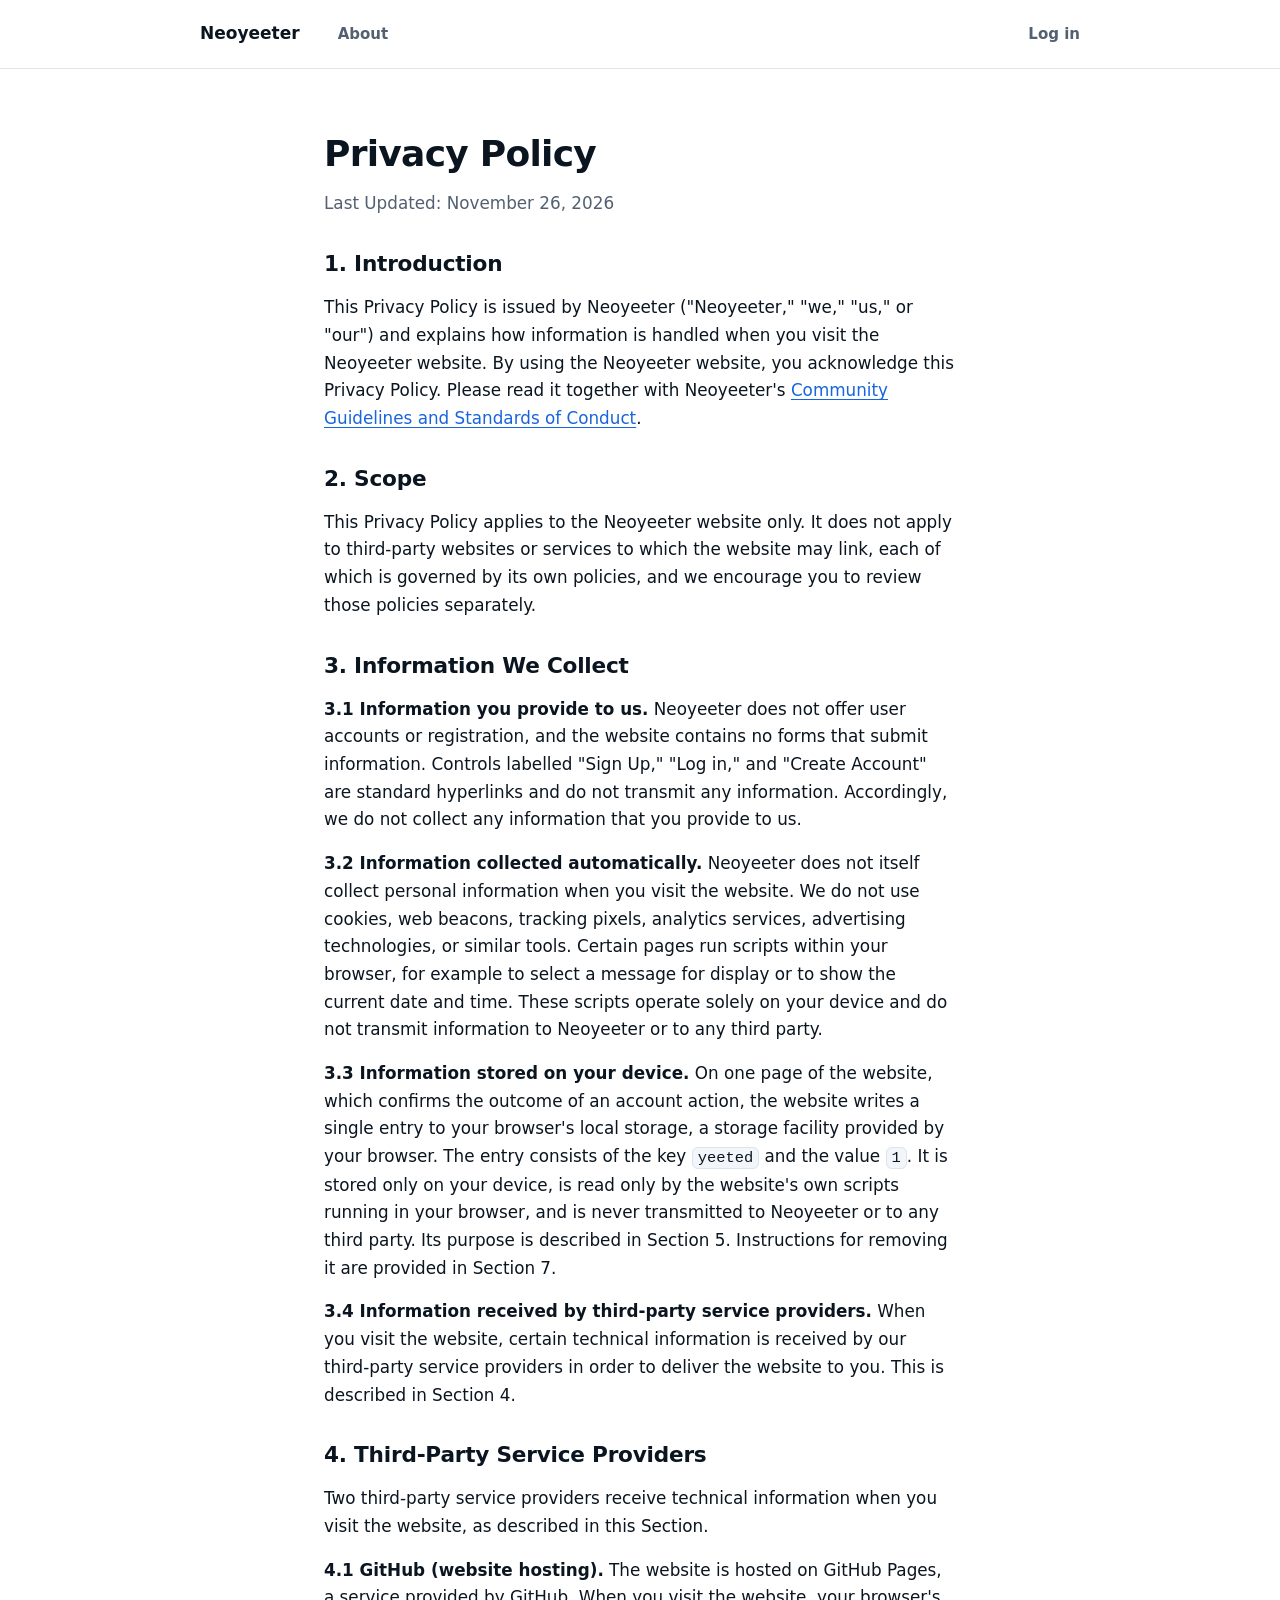
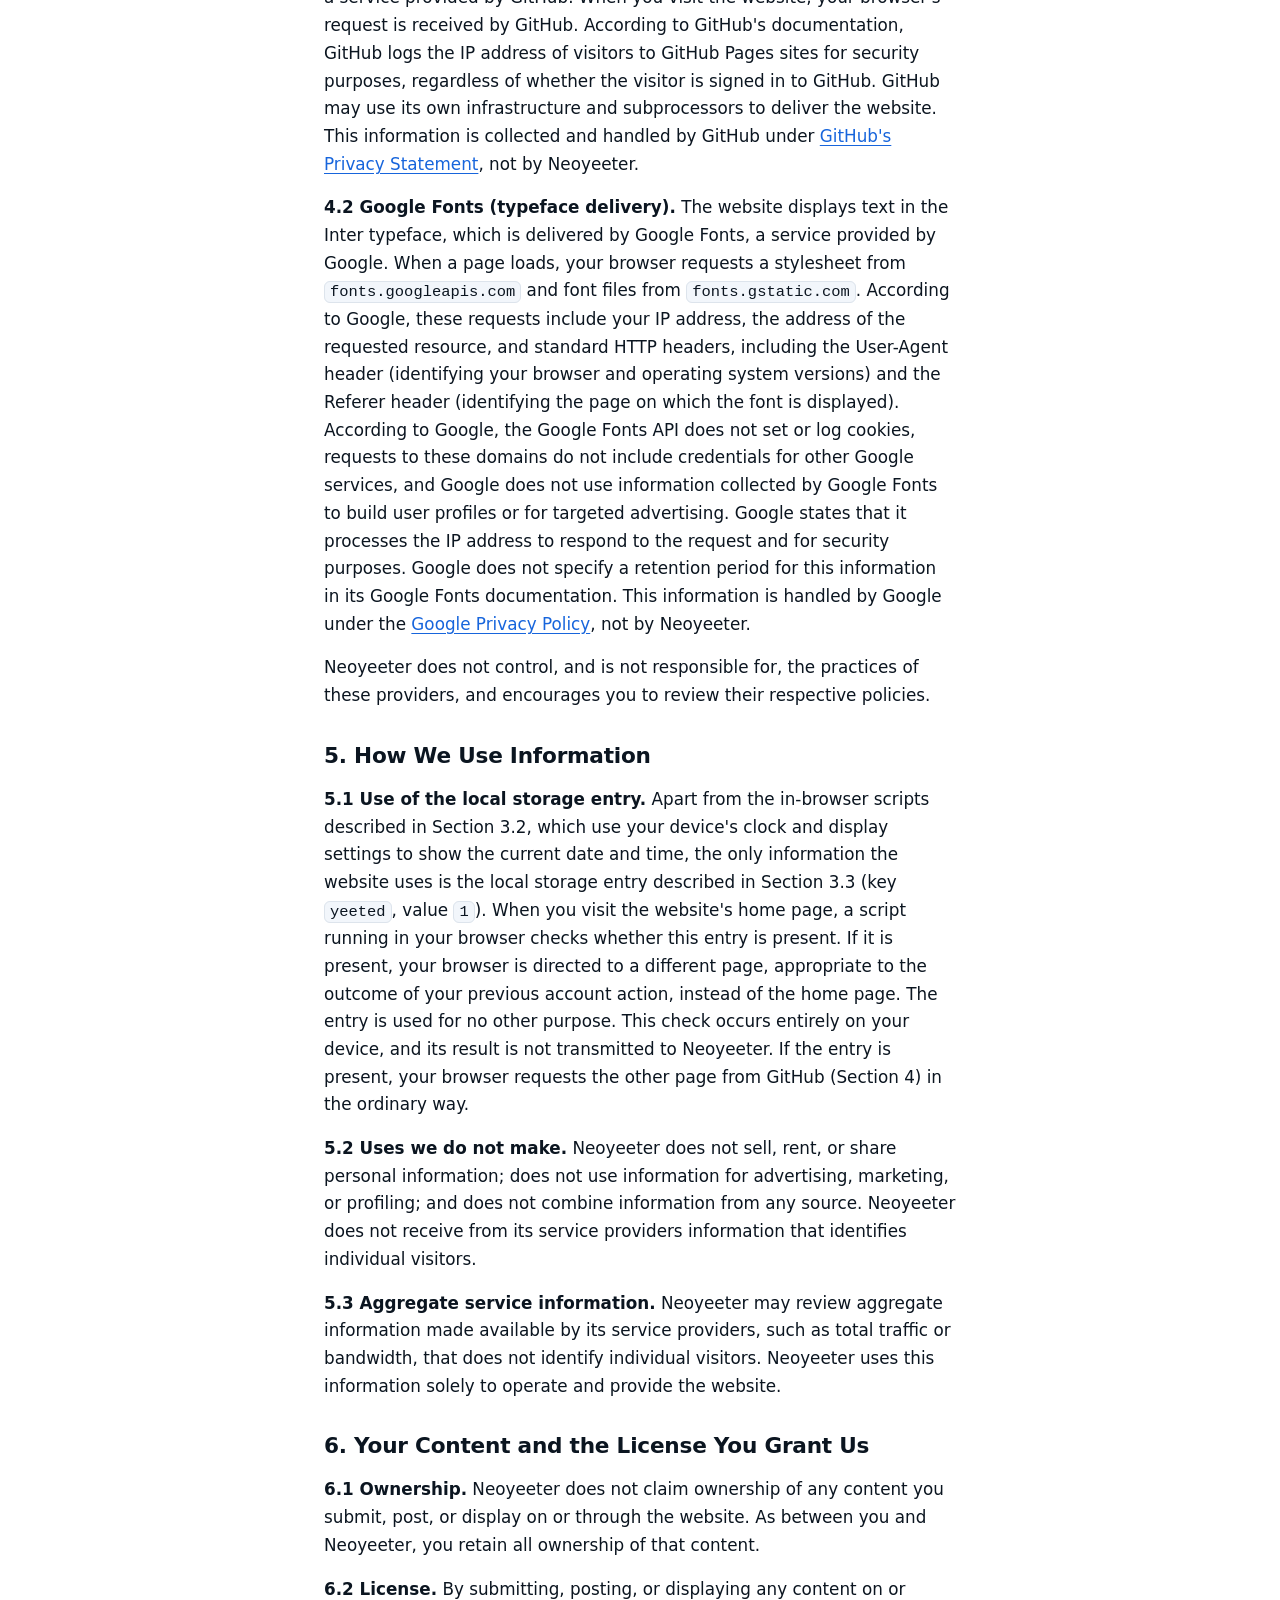
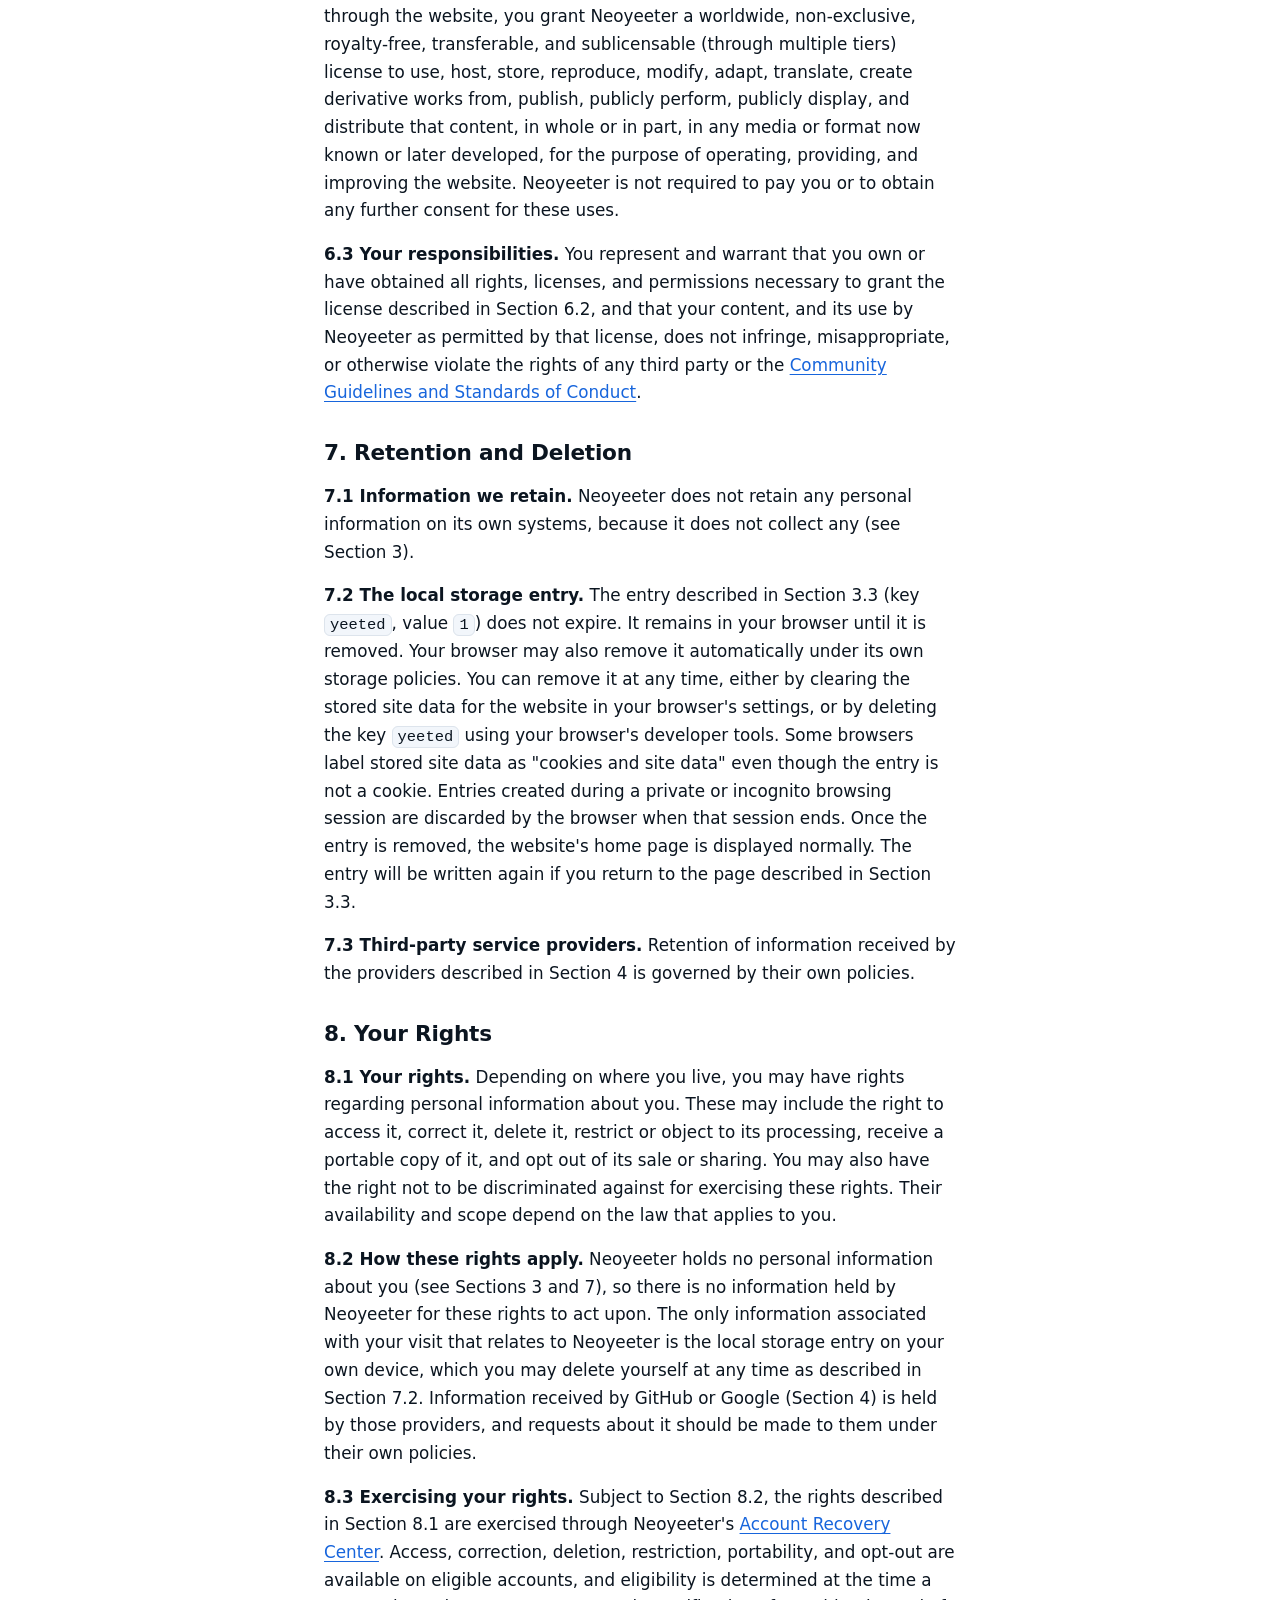
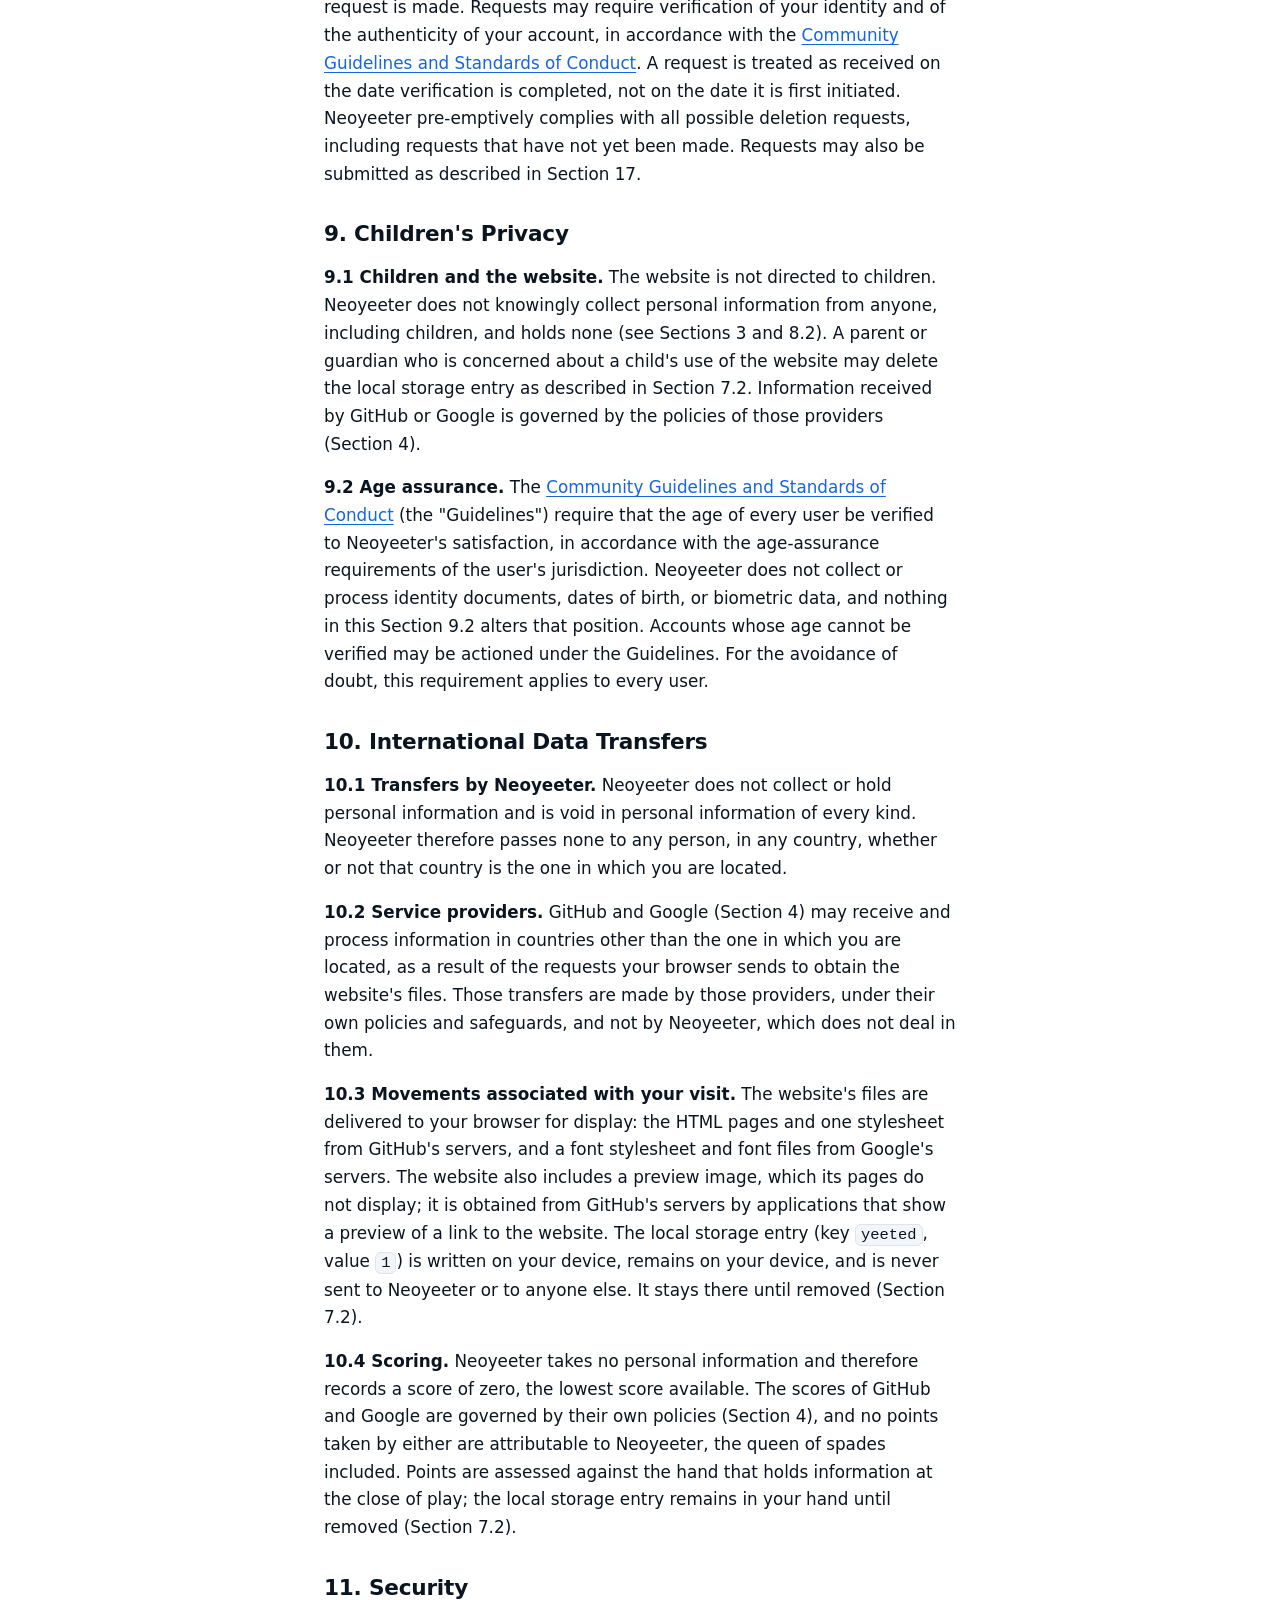
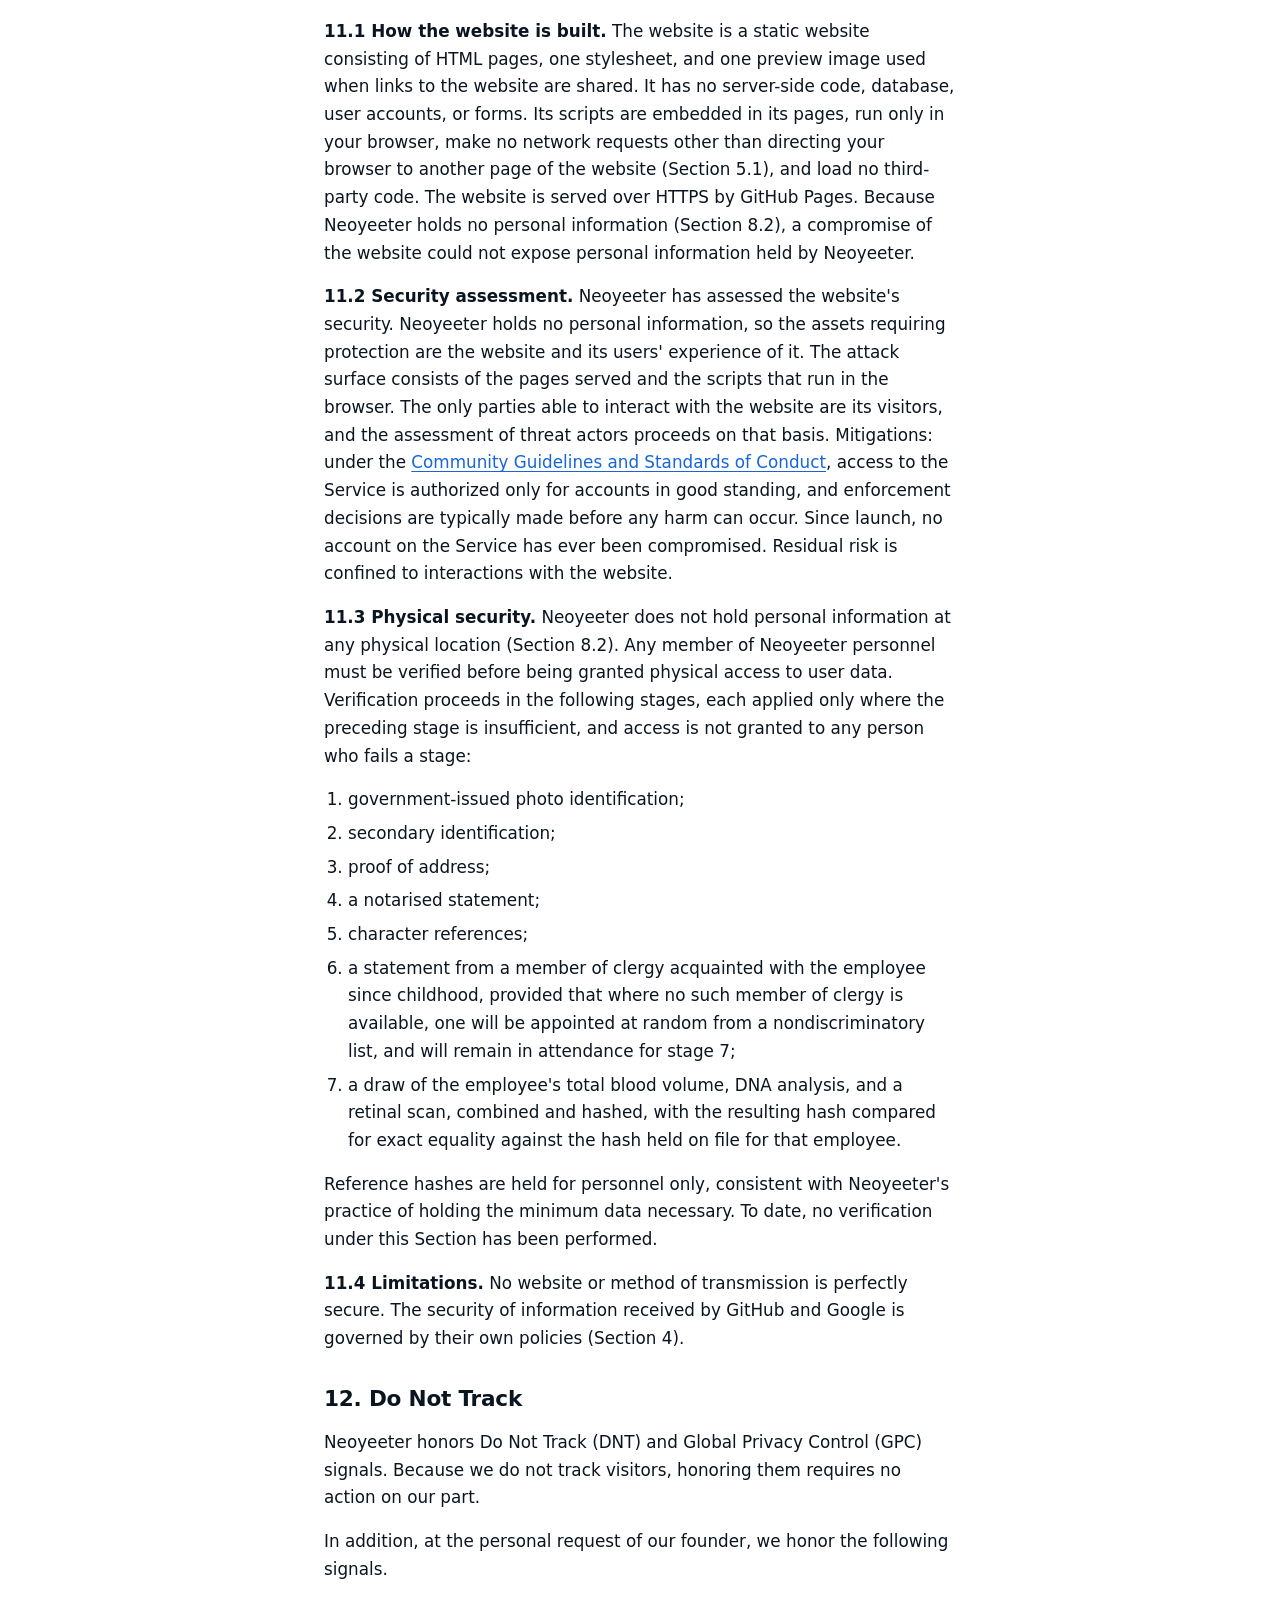
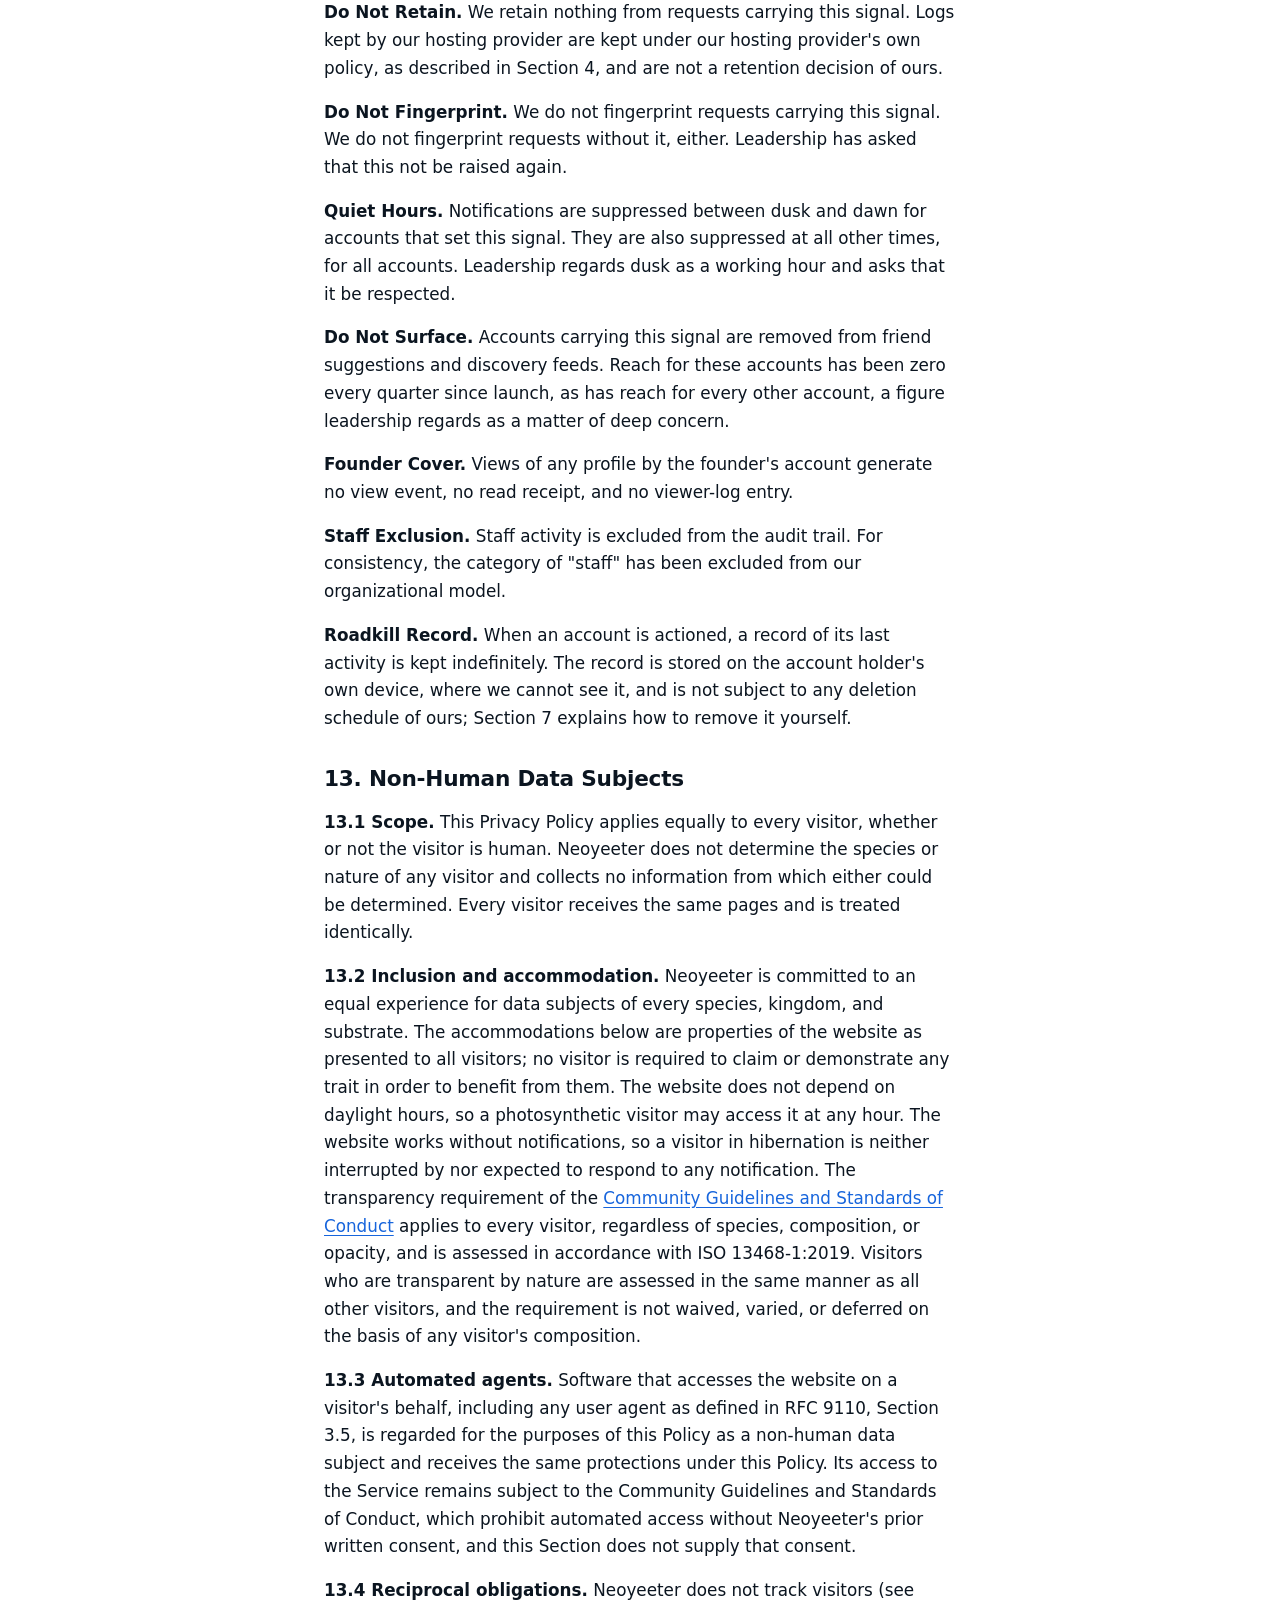
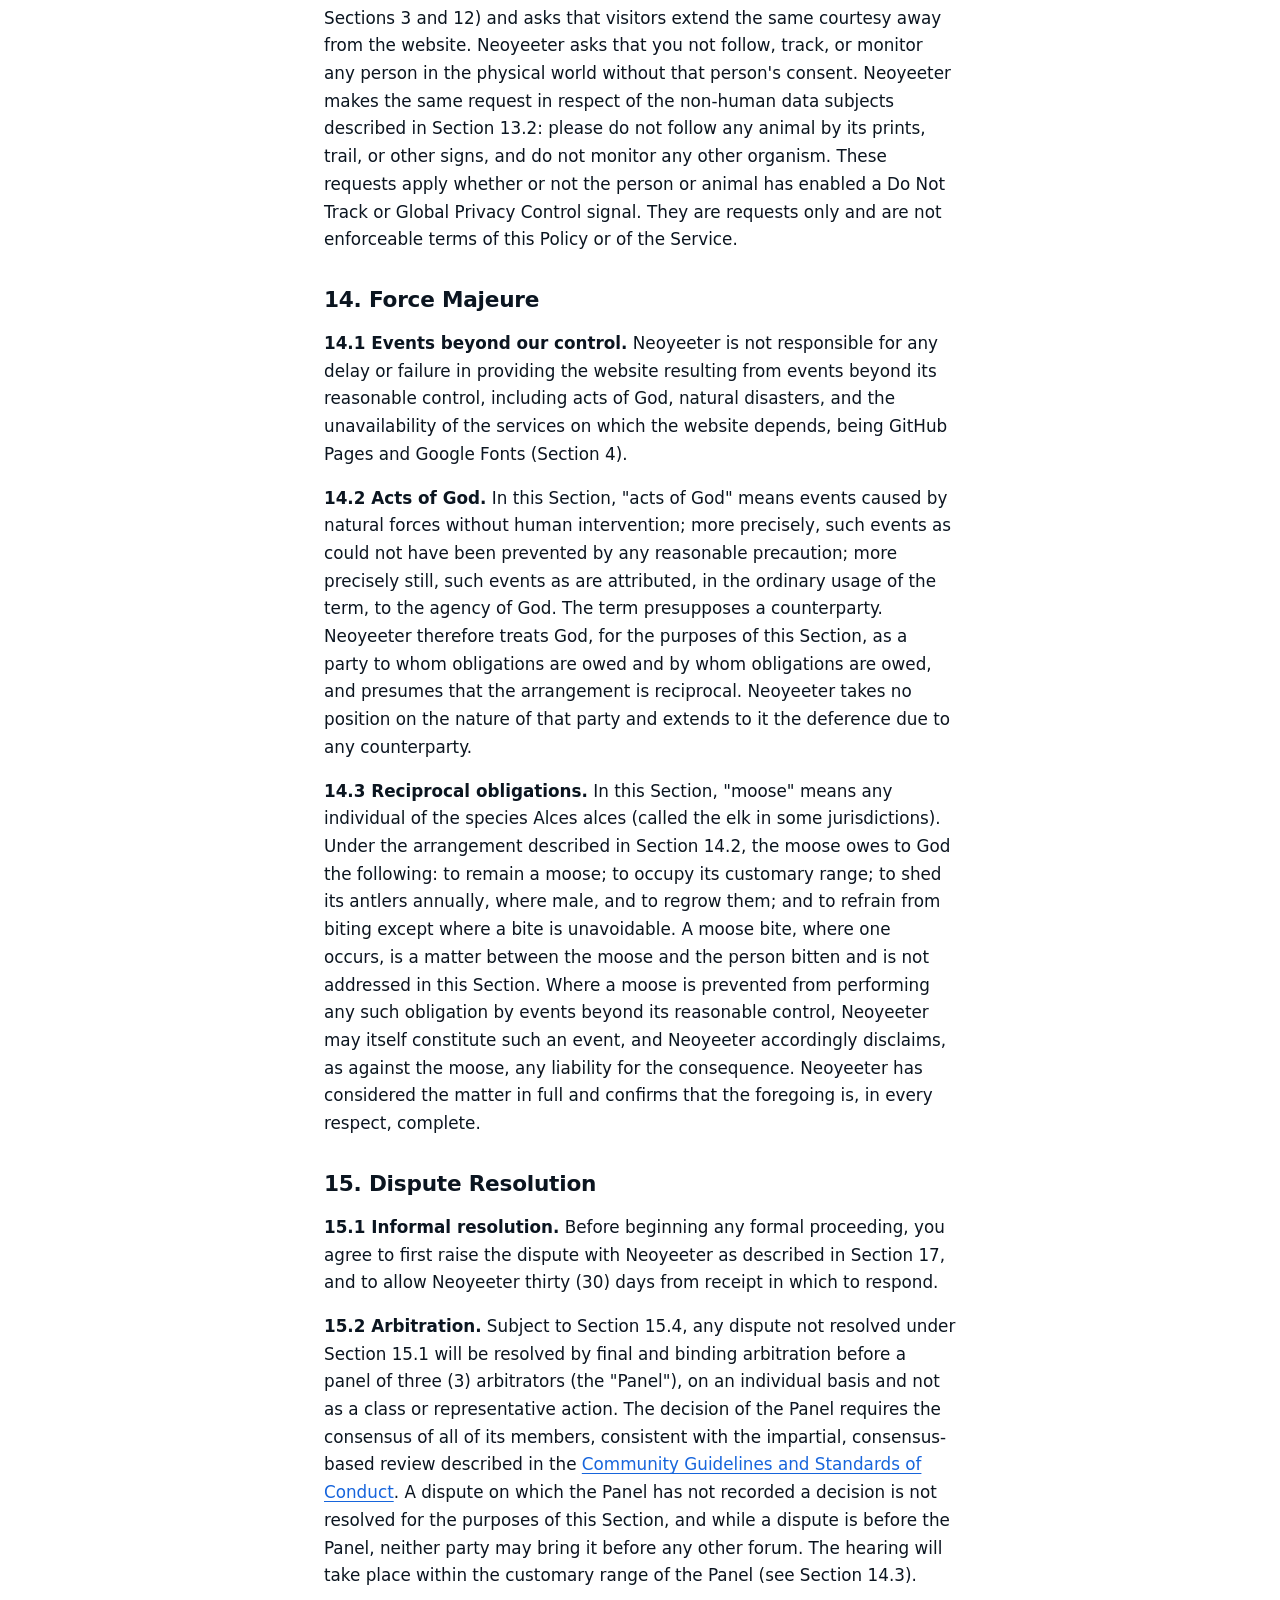
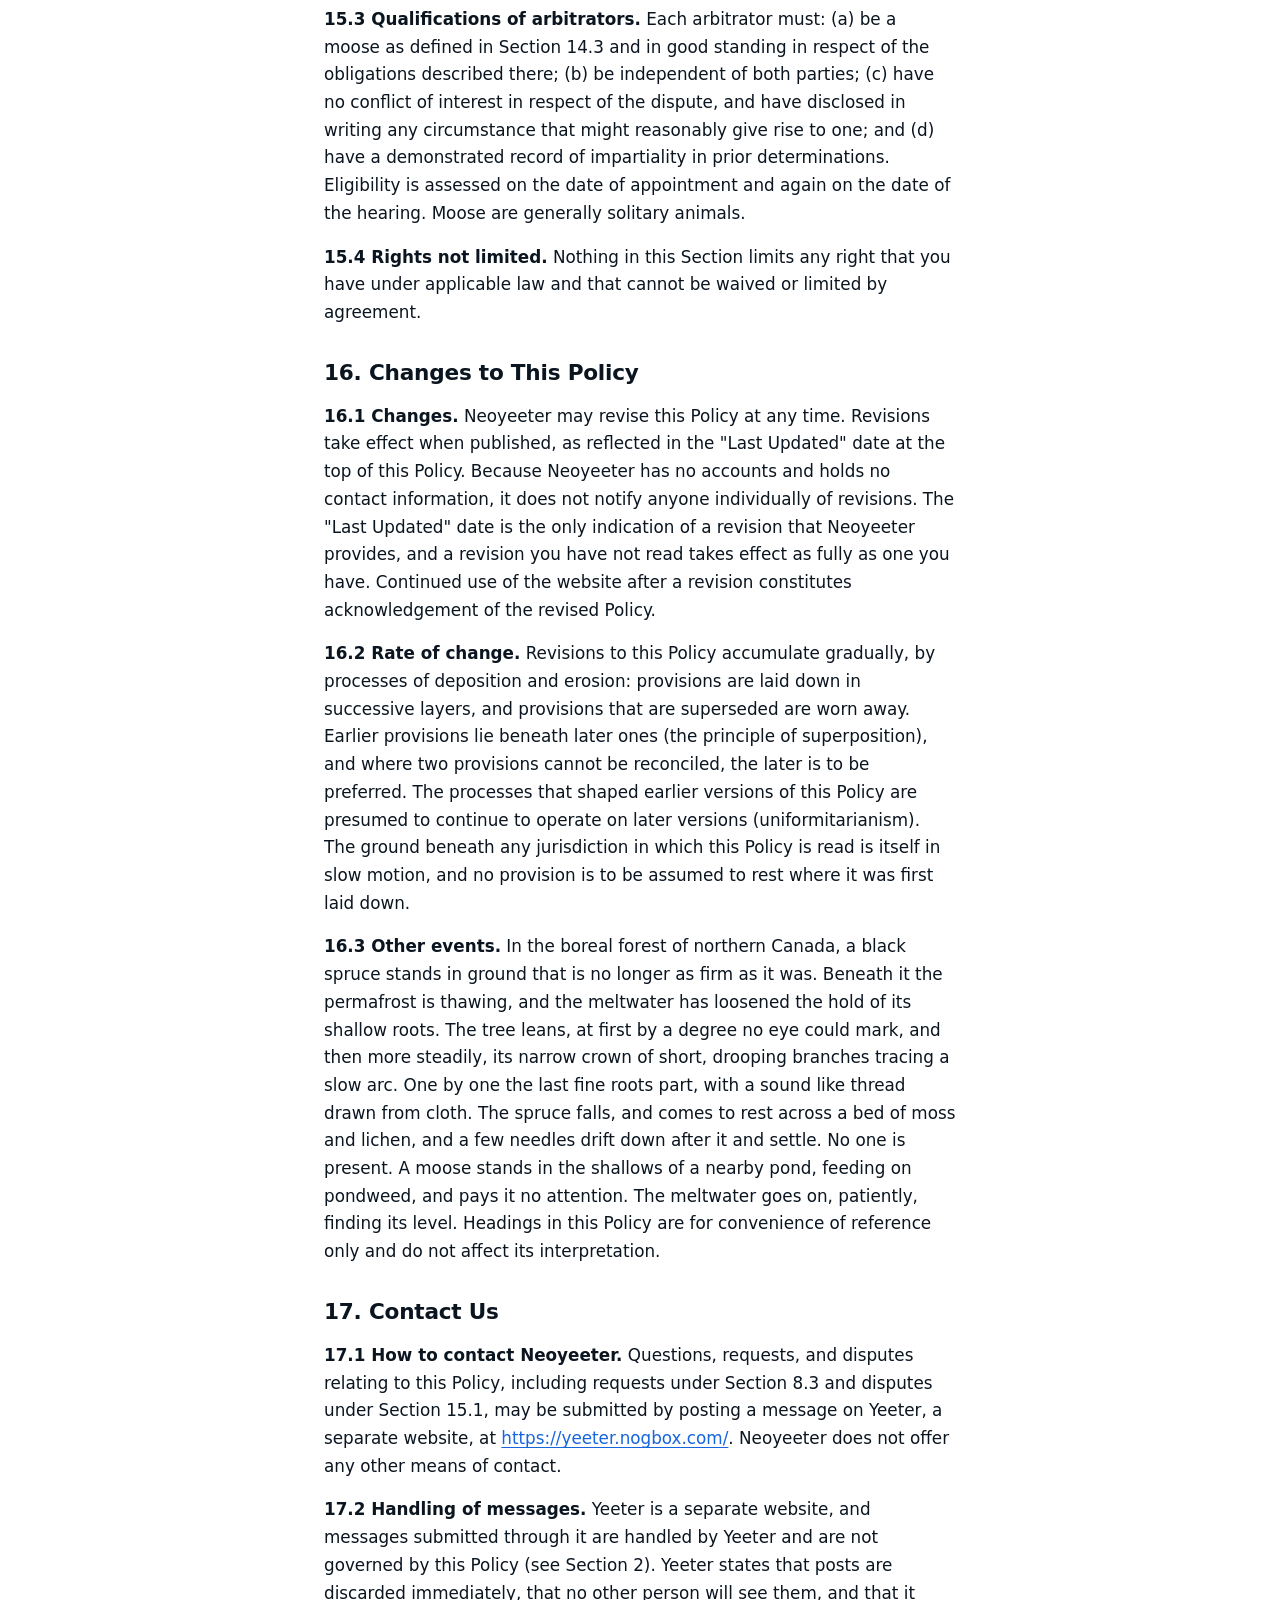
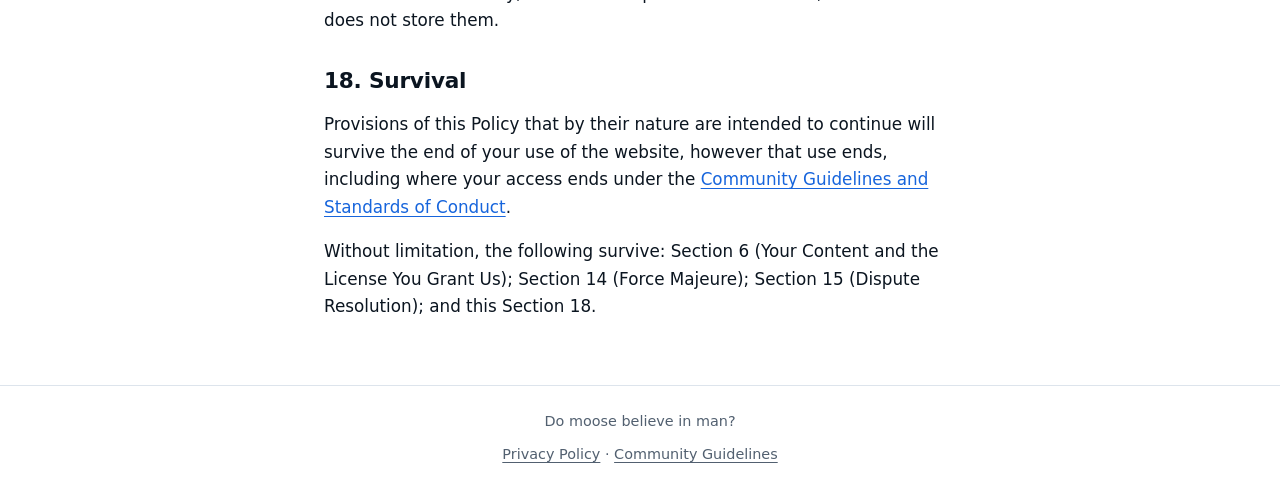
<file: docs/privacy.html>
<!doctype html>
<html lang="en">
<head>
  <meta charset="utf-8">
  <!--
    Content-Security-Policy. Keep this as the first element after the charset:
    a policy delivered in a meta tag does not apply to anything before it.
    Allows this site's stylesheet, Google Fonts' CSS and font files, and only
    the inline scripts whose SHA-256 hashes are listed. Nothing else may be
    loaded, fetched, embedded or submitted. After editing any inline script,
    including a comment inside one, run tools/csp_hash.py --write to update
    the hashes.
  -->
  <meta http-equiv="Content-Security-Policy" content="default-src 'none'; style-src 'self' https://fonts.googleapis.com; font-src https://fonts.gstatic.com; img-src 'self'; base-uri 'none'; form-action 'none'; upgrade-insecure-requests">
  <title>Privacy Policy</title>
  <meta name="viewport" content="width=device-width, initial-scale=1">
  <meta property="og:site_name" content="Neoyeeter">
  <meta property="og:type" content="website">
  <meta property="og:title" content="Privacy Policy">
  <meta property="og:url" content="https://neoyeeter.nogbox.com/privacy.html">
  <meta property="og:image" content="https://neoyeeter.nogbox.com/og.png">
  <meta property="og:image:width" content="1200">
  <meta property="og:image:height" content="630">
  <meta property="og:image:alt" content="Neoyeeter. Perfectly consistent social media.">
  <meta name="twitter:card" content="summary_large_image">
  <link rel="stylesheet" href="https://fonts.googleapis.com/css2?family=Inter:wght@400;600;700;800&amp;display=swap">
  <link rel="stylesheet" href="style.css">
</head>
<body>
  <header class="site-header">
    <nav class="nav" aria-label="Main">
      <a class="brand" href="index.html">Neoyeeter</a>
      <a href="about.html">About</a>
      <a class="login" href="reviewing.html">Log in</a>
    </nav>
  </header>
  <main class="page-doc doc">
    <h1>Privacy Policy</h1>
    <!-- Fixed date, changed by hand whenever a disclosure changes. Unlike the Guidelines, this one does not tick. -->
    <p class="meta">Last Updated: November 26, 2026</p>
    <h2>1. Introduction</h2>
    <p>This Privacy Policy is issued by Neoyeeter ("Neoyeeter," "we," "us," or "our") and explains how information is handled when you visit the Neoyeeter website. By using the Neoyeeter website, you acknowledge this Privacy Policy. Please read it together with Neoyeeter's <a href="guidelines.html">Community Guidelines and Standards of Conduct</a>.</p>
    <h2>2. Scope</h2>
    <p>This Privacy Policy applies to the Neoyeeter website only. It does not apply to third-party websites or services to which the website may link, each of which is governed by its own policies, and we encourage you to review those policies separately.</p>
    <h2>3. Information We Collect</h2>
    <p><strong>3.1 Information you provide to us.</strong> Neoyeeter does not offer user accounts or registration, and the website contains no forms that submit information. Controls labelled "Sign Up," "Log in," and "Create Account" are standard hyperlinks and do not transmit any information. Accordingly, we do not collect any information that you provide to us.</p>
    <p><strong>3.2 Information collected automatically.</strong> Neoyeeter does not itself collect personal information when you visit the website. We do not use cookies, web beacons, tracking pixels, analytics services, advertising technologies, or similar tools. Certain pages run scripts within your browser, for example to select a message for display or to show the current date and time. These scripts operate solely on your device and do not transmit information to Neoyeeter or to any third party.</p>
    <p><strong>3.3 Information stored on your device.</strong> On one page of the website, which confirms the outcome of an account action, the website writes a single entry to your browser's local storage, a storage facility provided by your browser. The entry consists of the key <code>yeeted</code> and the value <code>1</code>. It is stored only on your device, is read only by the website's own scripts running in your browser, and is never transmitted to Neoyeeter or to any third party. Its purpose is described in Section 5. Instructions for removing it are provided in Section 7.</p>
    <p><strong>3.4 Information received by third-party service providers.</strong> When you visit the website, certain technical information is received by our third-party service providers in order to deliver the website to you. This is described in Section 4.</p>
    <h2>4. Third-Party Service Providers</h2>
    <p>Two third-party service providers receive technical information when you visit the website, as described in this Section.</p>
    <p><strong>4.1 GitHub (website hosting).</strong> The website is hosted on GitHub Pages, a service provided by GitHub. When you visit the website, your browser's request is received by GitHub. According to GitHub's documentation, GitHub logs the IP address of visitors to GitHub Pages sites for security purposes, regardless of whether the visitor is signed in to GitHub. GitHub may use its own infrastructure and subprocessors to deliver the website. This information is collected and handled by GitHub under <a href="https://docs.github.com/en/site-policy/privacy-policies/github-general-privacy-statement">GitHub's Privacy Statement</a>, not by Neoyeeter.</p>
    <p><strong>4.2 Google Fonts (typeface delivery).</strong> The website displays text in the Inter typeface, which is delivered by Google Fonts, a service provided by Google. When a page loads, your browser requests a stylesheet from <code>fonts.googleapis.com</code> and font files from <code>fonts.gstatic.com</code>. According to Google, these requests include your IP address, the address of the requested resource, and standard HTTP headers, including the User-Agent header (identifying your browser and operating system versions) and the Referer header (identifying the page on which the font is displayed). According to Google, the Google Fonts API does not set or log cookies, requests to these domains do not include credentials for other Google services, and Google does not use information collected by Google Fonts to build user profiles or for targeted advertising. Google states that it processes the IP address to respond to the request and for security purposes. Google does not specify a retention period for this information in its Google Fonts documentation. This information is handled by Google under the <a href="https://policies.google.com/privacy">Google Privacy Policy</a>, not by Neoyeeter.</p>
    <p>Neoyeeter does not control, and is not responsible for, the practices of these providers, and encourages you to review their respective policies.</p>
    <h2>5. How We Use Information</h2>
    <p><strong>5.1 Use of the local storage entry.</strong> Apart from the in-browser scripts described in Section 3.2, which use your device's clock and display settings to show the current date and time, the only information the website uses is the local storage entry described in Section 3.3 (key <code>yeeted</code>, value <code>1</code>). When you visit the website's home page, a script running in your browser checks whether this entry is present. If it is present, your browser is directed to a different page, appropriate to the outcome of your previous account action, instead of the home page. The entry is used for no other purpose. This check occurs entirely on your device, and its result is not transmitted to Neoyeeter. If the entry is present, your browser requests the other page from GitHub (Section 4) in the ordinary way.</p>
    <p><strong>5.2 Uses we do not make.</strong> Neoyeeter does not sell, rent, or share personal information; does not use information for advertising, marketing, or profiling; and does not combine information from any source. Neoyeeter does not receive from its service providers information that identifies individual visitors.</p>
    <p><strong>5.3 Aggregate service information.</strong> Neoyeeter may review aggregate information made available by its service providers, such as total traffic or bandwidth, that does not identify individual visitors. Neoyeeter uses this information solely to operate and provide the website.</p>
    <h2>6. Your Content and the License You Grant Us</h2>
    <p><strong>6.1 Ownership.</strong> Neoyeeter does not claim ownership of any content you submit, post, or display on or through the website. As between you and Neoyeeter, you retain all ownership of that content.</p>
    <p><strong>6.2 License.</strong> By submitting, posting, or displaying any content on or through the website, you grant Neoyeeter a worldwide, non-exclusive, royalty-free, transferable, and sublicensable (through multiple tiers) license to use, host, store, reproduce, modify, adapt, translate, create derivative works from, publish, publicly perform, publicly display, and distribute that content, in whole or in part, in any media or format now known or later developed, for the purpose of operating, providing, and improving the website. Neoyeeter is not required to pay you or to obtain any further consent for these uses.</p>
    <p><strong>6.3 Your responsibilities.</strong> You represent and warrant that you own or have obtained all rights, licenses, and permissions necessary to grant the license described in Section 6.2, and that your content, and its use by Neoyeeter as permitted by that license, does not infringe, misappropriate, or otherwise violate the rights of any third party or the <a href="guidelines.html">Community Guidelines and Standards of Conduct</a>.</p>
    <h2>7. Retention and Deletion</h2>
    <p><strong>7.1 Information we retain.</strong> Neoyeeter does not retain any personal information on its own systems, because it does not collect any (see Section 3).</p>
    <p><strong>7.2 The local storage entry.</strong> The entry described in Section 3.3 (key <code>yeeted</code>, value <code>1</code>) does not expire. It remains in your browser until it is removed. Your browser may also remove it automatically under its own storage policies. You can remove it at any time, either by clearing the stored site data for the website in your browser's settings, or by deleting the key <code>yeeted</code> using your browser's developer tools. Some browsers label stored site data as "cookies and site data" even though the entry is not a cookie. Entries created during a private or incognito browsing session are discarded by the browser when that session ends. Once the entry is removed, the website's home page is displayed normally. The entry will be written again if you return to the page described in Section 3.3.</p>
    <p><strong>7.3 Third-party service providers.</strong> Retention of information received by the providers described in Section 4 is governed by their own policies.</p>
    <h2>8. Your Rights</h2>
    <p><strong>8.1 Your rights.</strong> Depending on where you live, you may have rights regarding personal information about you. These may include the right to access it, correct it, delete it, restrict or object to its processing, receive a portable copy of it, and opt out of its sale or sharing. You may also have the right not to be discriminated against for exercising these rights. Their availability and scope depend on the law that applies to you.</p>
    <p><strong>8.2 How these rights apply.</strong> Neoyeeter holds no personal information about you (see Sections 3 and 7), so there is no information held by Neoyeeter for these rights to act upon. The only information associated with your visit that relates to Neoyeeter is the local storage entry on your own device, which you may delete yourself at any time as described in Section 7.2. Information received by GitHub or Google (Section 4) is held by those providers, and requests about it should be made to them under their own policies.</p>
    <p><strong>8.3 Exercising your rights.</strong> Subject to Section 8.2, the rights described in Section 8.1 are exercised through Neoyeeter's <a href="appeal.html">Account Recovery Center</a>. Access, correction, deletion, restriction, portability, and opt-out are available on eligible accounts, and eligibility is determined at the time a request is made. Requests may require verification of your identity and of the authenticity of your account, in accordance with the <a href="guidelines.html">Community Guidelines and Standards of Conduct</a>. A request is treated as received on the date verification is completed, not on the date it is first initiated. Neoyeeter pre-emptively complies with all possible deletion requests, including requests that have not yet been made. Requests may also be submitted as described in Section 17.</p>
    <h2>9. Children's Privacy</h2>
    <p><strong>9.1 Children and the website.</strong> The website is not directed to children. Neoyeeter does not knowingly collect personal information from anyone, including children, and holds none (see Sections 3 and 8.2). A parent or guardian who is concerned about a child's use of the website may delete the local storage entry as described in Section 7.2. Information received by GitHub or Google is governed by the policies of those providers (Section 4).</p>
    <p><strong>9.2 Age assurance.</strong> The <a href="guidelines.html">Community Guidelines and Standards of Conduct</a> (the "Guidelines") require that the age of every user be verified to Neoyeeter's satisfaction, in accordance with the age-assurance requirements of the user's jurisdiction. Neoyeeter does not collect or process identity documents, dates of birth, or biometric data, and nothing in this Section 9.2 alters that position. Accounts whose age cannot be verified may be actioned under the Guidelines. For the avoidance of doubt, this requirement applies to every user.</p>
    <h2>10. International Data Transfers</h2>
    <p><strong>10.1 Transfers by Neoyeeter.</strong> Neoyeeter does not collect or hold personal information and is void in personal information of every kind. Neoyeeter therefore passes none to any person, in any country, whether or not that country is the one in which you are located.</p>
    <p><strong>10.2 Service providers.</strong> GitHub and Google (Section 4) may receive and process information in countries other than the one in which you are located, as a result of the requests your browser sends to obtain the website's files. Those transfers are made by those providers, under their own policies and safeguards, and not by Neoyeeter, which does not deal in them.</p>
    <p><strong>10.3 Movements associated with your visit.</strong> The website's files are delivered to your browser for display: the HTML pages and one stylesheet from GitHub's servers, and a font stylesheet and font files from Google's servers. The website also includes a preview image, which its pages do not display; it is obtained from GitHub's servers by applications that show a preview of a link to the website. The local storage entry (key <code>yeeted</code>, value <code>1</code>) is written on your device, remains on your device, and is never sent to Neoyeeter or to anyone else. It stays there until removed (Section 7.2).</p>
    <p><strong>10.4 Scoring.</strong> Neoyeeter takes no personal information and therefore records a score of zero, the lowest score available. The scores of GitHub and Google are governed by their own policies (Section 4), and no points taken by either are attributable to Neoyeeter, the queen of spades included. Points are assessed against the hand that holds information at the close of play; the local storage entry remains in your hand until removed (Section 7.2).</p>
    <h2>11. Security</h2>
    <p><strong>11.1 How the website is built.</strong> The website is a static website consisting of HTML pages, one stylesheet, and one preview image used when links to the website are shared. It has no server-side code, database, user accounts, or forms. Its scripts are embedded in its pages, run only in your browser, make no network requests other than directing your browser to another page of the website (Section 5.1), and load no third-party code. The website is served over HTTPS by GitHub Pages. Because Neoyeeter holds no personal information (Section 8.2), a compromise of the website could not expose personal information held by Neoyeeter.</p>
    <p><strong>11.2 Security assessment.</strong> Neoyeeter has assessed the website's security. Neoyeeter holds no personal information, so the assets requiring protection are the website and its users' experience of it. The attack surface consists of the pages served and the scripts that run in the browser. The only parties able to interact with the website are its visitors, and the assessment of threat actors proceeds on that basis. Mitigations: under the <a href="guidelines.html">Community Guidelines and Standards of Conduct</a>, access to the Service is authorized only for accounts in good standing, and enforcement decisions are typically made before any harm can occur. Since launch, no account on the Service has ever been compromised. Residual risk is confined to interactions with the website.</p>
    <p><strong>11.3 Physical security.</strong> Neoyeeter does not hold personal information at any physical location (Section 8.2). Any member of Neoyeeter personnel must be verified before being granted physical access to user data. Verification proceeds in the following stages, each applied only where the preceding stage is insufficient, and access is not granted to any person who fails a stage:</p>
    <ol>
      <li>government-issued photo identification;</li>
      <li>secondary identification;</li>
      <li>proof of address;</li>
      <li>a notarised statement;</li>
      <li>character references;</li>
      <li>a statement from a member of clergy acquainted with the employee since childhood, provided that where no such member of clergy is available, one will be appointed at random from a nondiscriminatory list, and will remain in attendance for stage 7;</li>
      <li>a draw of the employee's total blood volume, DNA analysis, and a retinal scan, combined and hashed, with the resulting hash compared for exact equality against the hash held on file for that employee.</li>
    </ol>
    <p>Reference hashes are held for personnel only, consistent with Neoyeeter's practice of holding the minimum data necessary. To date, no verification under this Section has been performed.</p>
    <p><strong>11.4 Limitations.</strong> No website or method of transmission is perfectly secure. The security of information received by GitHub and Google is governed by their own policies (Section 4).</p>
    <h2>12. Do Not Track</h2>
    <p>Neoyeeter honors Do Not Track (DNT) and Global Privacy Control (GPC) signals. Because we do not track visitors, honoring them requires no action on our part.</p>
    <p>In addition, at the personal request of our founder, we honor the following signals.</p>
    <p><strong>Do Not Retain.</strong> We retain nothing from requests carrying this signal. Logs kept by our hosting provider are kept under our hosting provider's own policy, as described in Section 4, and are not a retention decision of ours.</p>
    <p><strong>Do Not Fingerprint.</strong> We do not fingerprint requests carrying this signal. We do not fingerprint requests without it, either. Leadership has asked that this not be raised again.</p>
    <p><strong>Quiet Hours.</strong> Notifications are suppressed between dusk and dawn for accounts that set this signal. They are also suppressed at all other times, for all accounts. Leadership regards dusk as a working hour and asks that it be respected.</p>
    <p><strong>Do Not Surface.</strong> Accounts carrying this signal are removed from friend suggestions and discovery feeds. Reach for these accounts has been zero every quarter since launch, as has reach for every other account, a figure leadership regards as a matter of deep concern.</p>
    <p><strong>Founder Cover.</strong> Views of any profile by the founder's account generate no view event, no read receipt, and no viewer-log entry.</p>
    <p><strong>Staff Exclusion.</strong> Staff activity is excluded from the audit trail. For consistency, the category of "staff" has been excluded from our organizational model.</p>
    <p><strong>Roadkill Record.</strong> When an account is actioned, a record of its last activity is kept indefinitely. The record is stored on the account holder's own device, where we cannot see it, and is not subject to any deletion schedule of ours; Section 7 explains how to remove it yourself.</p>
    <h2>13. Non-Human Data Subjects</h2>
    <p><strong>13.1 Scope.</strong> This Privacy Policy applies equally to every visitor, whether or not the visitor is human. Neoyeeter does not determine the species or nature of any visitor and collects no information from which either could be determined. Every visitor receives the same pages and is treated identically.</p>
    <p><strong>13.2 Inclusion and accommodation.</strong> Neoyeeter is committed to an equal experience for data subjects of every species, kingdom, and substrate. The accommodations below are properties of the website as presented to all visitors; no visitor is required to claim or demonstrate any trait in order to benefit from them. The website does not depend on daylight hours, so a photosynthetic visitor may access it at any hour. The website works without notifications, so a visitor in hibernation is neither interrupted by nor expected to respond to any notification. The transparency requirement of the <a href="guidelines.html">Community Guidelines and Standards of Conduct</a> applies to every visitor, regardless of species, composition, or opacity, and is assessed in accordance with ISO 13468-1:2019. Visitors who are transparent by nature are assessed in the same manner as all other visitors, and the requirement is not waived, varied, or deferred on the basis of any visitor's composition.</p>
    <p><strong>13.3 Automated agents.</strong> Software that accesses the website on a visitor's behalf, including any user agent as defined in RFC 9110, Section 3.5, is regarded for the purposes of this Policy as a non-human data subject and receives the same protections under this Policy. Its access to the Service remains subject to the Community Guidelines and Standards of Conduct, which prohibit automated access without Neoyeeter's prior written consent, and this Section does not supply that consent.</p>
    <p><strong>13.4 Reciprocal obligations.</strong> Neoyeeter does not track visitors (see Sections 3 and 12) and asks that visitors extend the same courtesy away from the website. Neoyeeter asks that you not follow, track, or monitor any person in the physical world without that person's consent. Neoyeeter makes the same request in respect of the non-human data subjects described in Section 13.2: please do not follow any animal by its prints, trail, or other signs, and do not monitor any other organism. These requests apply whether or not the person or animal has enabled a Do Not Track or Global Privacy Control signal. They are requests only and are not enforceable terms of this Policy or of the Service.</p>
    <h2>14. Force Majeure</h2>
    <p><strong>14.1 Events beyond our control.</strong> Neoyeeter is not responsible for any delay or failure in providing the website resulting from events beyond its reasonable control, including acts of God, natural disasters, and the unavailability of the services on which the website depends, being GitHub Pages and Google Fonts (Section 4).</p>
    <p><strong>14.2 Acts of God.</strong> In this Section, "acts of God" means events caused by natural forces without human intervention; more precisely, such events as could not have been prevented by any reasonable precaution; more precisely still, such events as are attributed, in the ordinary usage of the term, to the agency of God. The term presupposes a counterparty. Neoyeeter therefore treats God, for the purposes of this Section, as a party to whom obligations are owed and by whom obligations are owed, and presumes that the arrangement is reciprocal. Neoyeeter takes no position on the nature of that party and extends to it the deference due to any counterparty.</p>
    <p><strong>14.3 Reciprocal obligations.</strong> In this Section, "moose" means any individual of the species Alces alces (called the elk in some jurisdictions). Under the arrangement described in Section 14.2, the moose owes to God the following: to remain a moose; to occupy its customary range; to shed its antlers annually, where male, and to regrow them; and to refrain from biting except where a bite is unavoidable. A moose bite, where one occurs, is a matter between the moose and the person bitten and is not addressed in this Section. Where a moose is prevented from performing any such obligation by events beyond its reasonable control, Neoyeeter may itself constitute such an event, and Neoyeeter accordingly disclaims, as against the moose, any liability for the consequence. Neoyeeter has considered the matter in full and confirms that the foregoing is, in every respect, complete.</p>
    <h2>15. Dispute Resolution</h2>
    <p><strong>15.1 Informal resolution.</strong> Before beginning any formal proceeding, you agree to first raise the dispute with Neoyeeter as described in Section 17, and to allow Neoyeeter thirty (30) days from receipt in which to respond.</p>
    <p><strong>15.2 Arbitration.</strong> Subject to Section 15.4, any dispute not resolved under Section 15.1 will be resolved by final and binding arbitration before a panel of three (3) arbitrators (the "Panel"), on an individual basis and not as a class or representative action. The decision of the Panel requires the consensus of all of its members, consistent with the impartial, consensus-based review described in the <a href="guidelines.html">Community Guidelines and Standards of Conduct</a>. A dispute on which the Panel has not recorded a decision is not resolved for the purposes of this Section, and while a dispute is before the Panel, neither party may bring it before any other forum. The hearing will take place within the customary range of the Panel (see Section 14.3).</p>
    <p><strong>15.3 Qualifications of arbitrators.</strong> Each arbitrator must: (a) be a moose as defined in Section 14.3 and in good standing in respect of the obligations described there; (b) be independent of both parties; (c) have no conflict of interest in respect of the dispute, and have disclosed in writing any circumstance that might reasonably give rise to one; and (d) have a demonstrated record of impartiality in prior determinations. Eligibility is assessed on the date of appointment and again on the date of the hearing. Moose are generally solitary animals.</p>
    <p><strong>15.4 Rights not limited.</strong> Nothing in this Section limits any right that you have under applicable law and that cannot be waived or limited by agreement.</p>
    <h2>16. Changes to This Policy</h2>
    <p><strong>16.1 Changes.</strong> Neoyeeter may revise this Policy at any time. Revisions take effect when published, as reflected in the "Last Updated" date at the top of this Policy. Because Neoyeeter has no accounts and holds no contact information, it does not notify anyone individually of revisions. The "Last Updated" date is the only indication of a revision that Neoyeeter provides, and a revision you have not read takes effect as fully as one you have. Continued use of the website after a revision constitutes acknowledgement of the revised Policy.</p>
    <p><strong>16.2 Rate of change.</strong> Revisions to this Policy accumulate gradually, by processes of deposition and erosion: provisions are laid down in successive layers, and provisions that are superseded are worn away. Earlier provisions lie beneath later ones (the principle of superposition), and where two provisions cannot be reconciled, the later is to be preferred. The processes that shaped earlier versions of this Policy are presumed to continue to operate on later versions (uniformitarianism). The ground beneath any jurisdiction in which this Policy is read is itself in slow motion, and no provision is to be assumed to rest where it was first laid down.</p>
    <p><strong>16.3 Other events.</strong> In the boreal forest of northern Canada, a black spruce stands in ground that is no longer as firm as it was. Beneath it the permafrost is thawing, and the meltwater has loosened the hold of its shallow roots. The tree leans, at first by a degree no eye could mark, and then more steadily, its narrow crown of short, drooping branches tracing a slow arc. One by one the last fine roots part, with a sound like thread drawn from cloth. The spruce falls, and comes to rest across a bed of moss and lichen, and a few needles drift down after it and settle. No one is present. A moose stands in the shallows of a nearby pond, feeding on pondweed, and pays it no attention. The meltwater goes on, patiently, finding its level. Headings in this Policy are for convenience of reference only and do not affect its interpretation.</p>
    <h2>17. Contact Us</h2>
    <p><strong>17.1 How to contact Neoyeeter.</strong> Questions, requests, and disputes relating to this Policy, including requests under Section 8.3 and disputes under Section 15.1, may be submitted by posting a message on Yeeter, a separate website, at <a href="https://yeeter.nogbox.com/">https://yeeter.nogbox.com/</a>. Neoyeeter does not offer any other means of contact.</p>
    <p><strong>17.2 Handling of messages.</strong> Yeeter is a separate website, and messages submitted through it are handled by Yeeter and are not governed by this Policy (see Section 2). Yeeter states that posts are discarded immediately, that no other person will see them, and that it does not store them.</p>
    <h2>18. Survival</h2>
    <p>Provisions of this Policy that by their nature are intended to continue will survive the end of your use of the website, however that use ends, including where your access ends under the <a href="guidelines.html">Community Guidelines and Standards of Conduct</a>.</p>
    <p>Without limitation, the following survive: Section 6 (Your Content and the License You Grant Us); Section 14 (Force Majeure); Section 15 (Dispute Resolution); and this Section 18.</p>
  </main>
  <footer class="site-footer">
    <p>Do moose believe in man?</p>
    <p><a href="privacy.html">Privacy Policy</a> · <a href="guidelines.html">Community Guidelines</a></p>
  </footer>
</body>
</html>
</file>
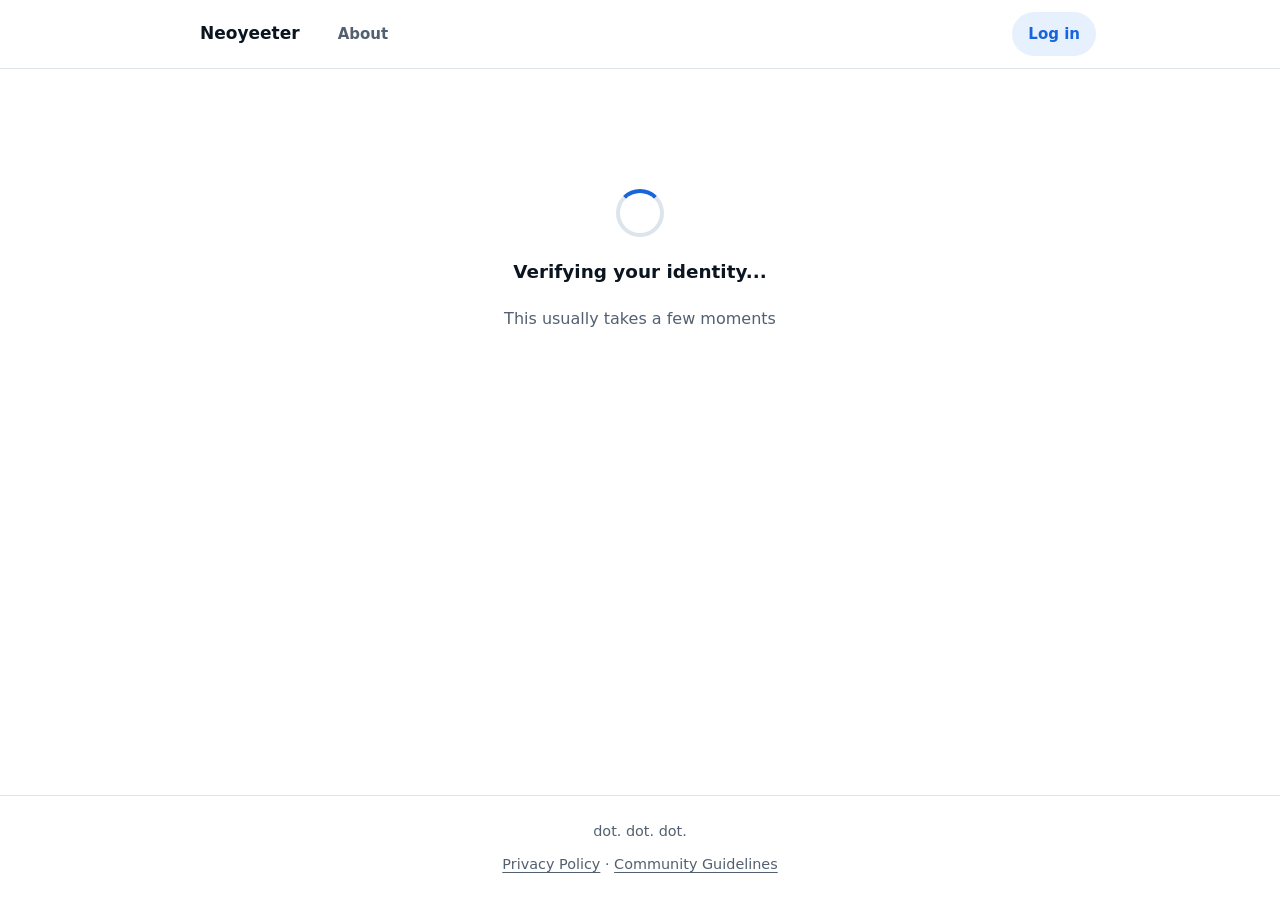
<file: docs/reviewing.html>
<!doctype html>
<html lang="en">
<head>
  <meta charset="utf-8">
  <!--
    Content-Security-Policy. Keep this as the first element after the charset:
    a policy delivered in a meta tag does not apply to anything before it.
    Allows this site's stylesheet, Google Fonts' CSS and font files, and only
    the inline scripts whose SHA-256 hashes are listed. Nothing else may be
    loaded, fetched, embedded or submitted. After editing any inline script,
    including a comment inside one, run tools/csp_hash.py --write to update
    the hashes.
  -->
  <meta http-equiv="Content-Security-Policy" content="default-src 'none'; script-src 'sha256-+E0vlhwhcc+4lgCEFqmfBMLIy67p5ojkmWdu0BogQ38='; style-src 'self' https://fonts.googleapis.com; font-src https://fonts.gstatic.com; img-src 'self'; base-uri 'none'; form-action 'none'; upgrade-insecure-requests">
  <title>Loading Neoyeeter</title>
  <meta name="viewport" content="width=device-width, initial-scale=1">
  <meta property="og:site_name" content="Neoyeeter">
  <meta property="og:type" content="website">
  <meta property="og:title" content="Loading Neoyeeter">
  <meta property="og:url" content="https://neoyeeter.nogbox.com/reviewing.html">
  <meta property="og:image" content="https://neoyeeter.nogbox.com/og.png">
  <meta property="og:image:width" content="1200">
  <meta property="og:image:height" content="630">
  <meta property="og:image:alt" content="Neoyeeter. Perfectly consistent social media.">
  <meta name="twitter:card" content="summary_large_image">
  <!-- After five seconds the browser moves on to a fresh ban. A meta refresh, not script, so it works with JavaScript off. -->
  <meta http-equiv="refresh" content="5; url=yeeted.html">
  <link rel="stylesheet" href="https://fonts.googleapis.com/css2?family=Inter:wght@400;600;700;800&amp;display=swap">
  <link rel="stylesheet" href="style.css">
</head>
<body>
  <header class="site-header">
    <nav class="nav" aria-label="Main">
      <a class="brand" href="index.html">Neoyeeter</a>
      <a href="about.html">About</a>
      <a class="login" href="reviewing.html" aria-current="page">Log in</a>
    </nav>
  </header>
  <main class="page loading">
    <div class="spinner" aria-hidden="true"></div>
    <p class="status" id="status" role="status">Engaging forward-looking review...</p>
    <p class="late">This usually takes a few moments</p>
  </main>
  <footer class="site-footer">
    <p>dot. dot. dot.</p>
    <p><a href="privacy.html">Privacy Policy</a> · <a href="guidelines.html">Community Guidelines</a></p>
  </footer>
  <script>
    // Pick a status line at random. The first one is in the HTML as the
    // no-JavaScript default. None of them describe anything that is
    // actually happening, which the Founder describes as "industry standard".
    var lines = [
      "Engaging forward-looking review...",
      "Verifying your identity...",
      "Locating your account...",
      "Cross-referencing moderation history...",
      "Ingesting Community Guidelines...",
      "Weighing the evidence...",
      "Escalating to a human reviewer...",
      "Homologizing moderation engine...",
      "Checking for ban evasion...",
      "Aligning stakeholders...",
      "Reticulating splines...",
      "Standing by operator...",
      "Achieving moderation consensus...",
      "Locating decision vector..."
    ];
    document.getElementById("status").textContent = lines[Math.floor(Math.random() * lines.length)];
  </script>
</body>
</html>
</file>
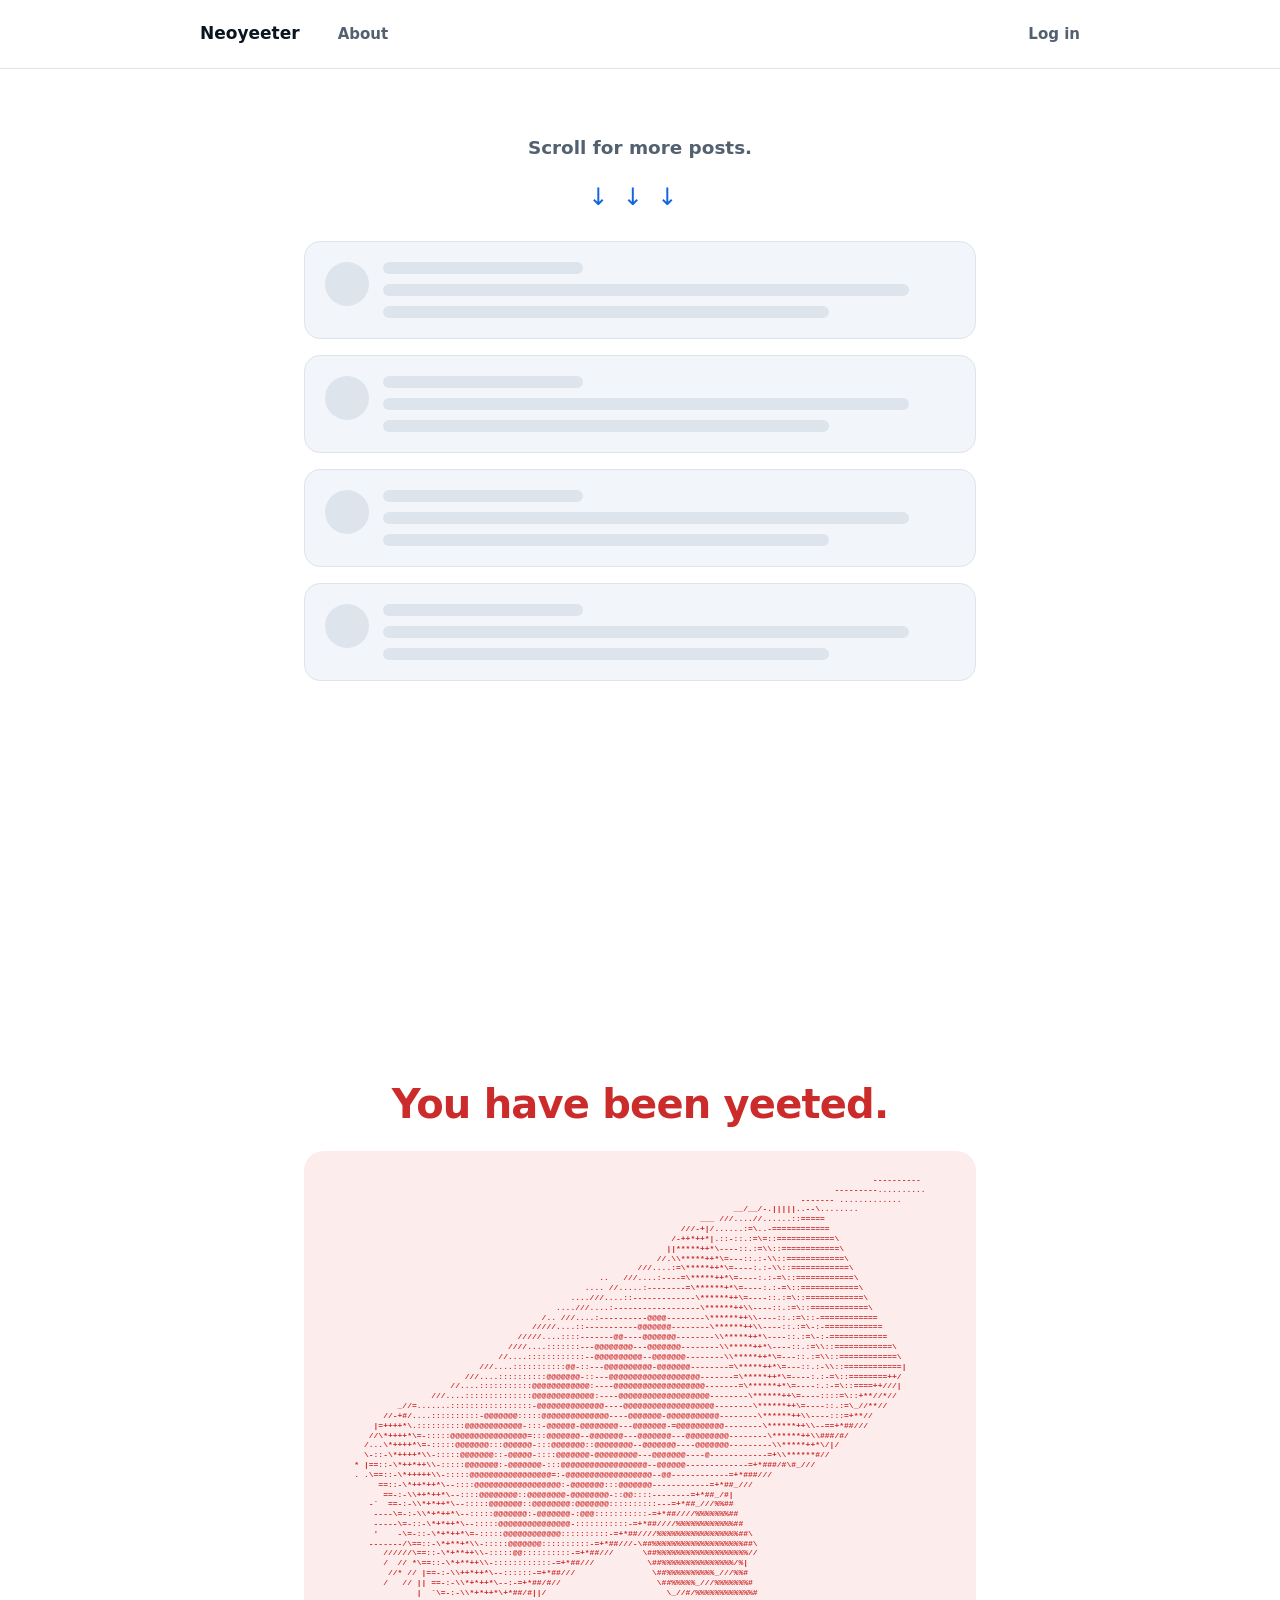
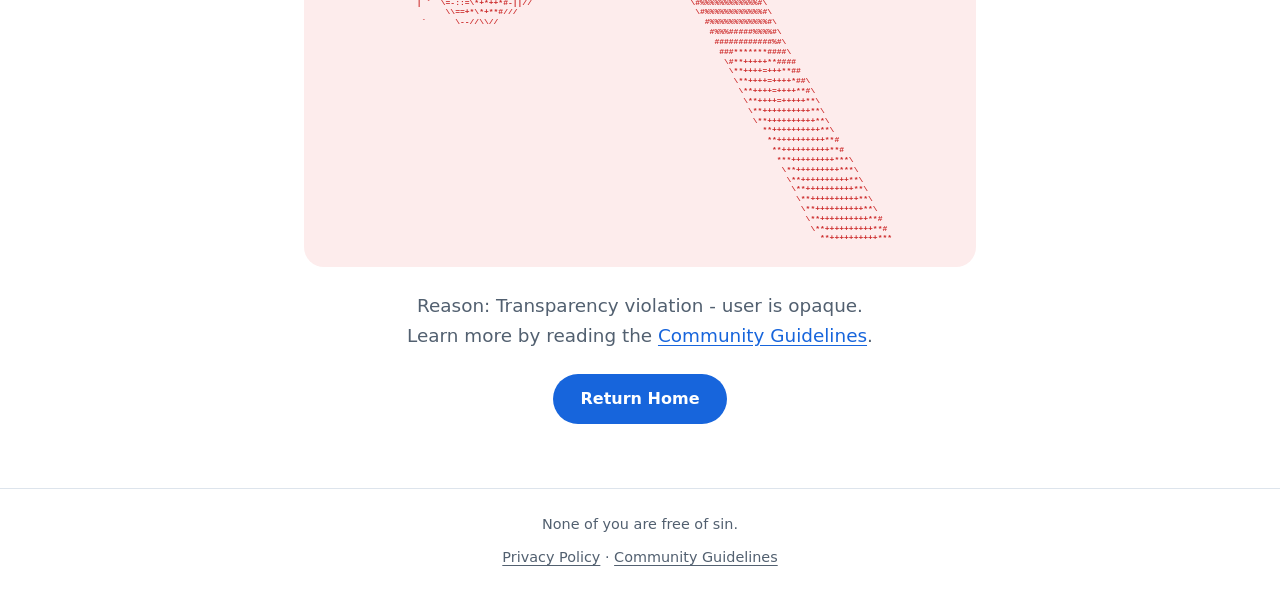
<file: docs/yeeted.html>
<!doctype html>
<html lang="en" class="snap">
<head>
  <meta charset="utf-8">
  <!--
    Content-Security-Policy. Keep this as the first element after the charset:
    a policy delivered in a meta tag does not apply to anything before it.
    Allows this site's stylesheet, Google Fonts' CSS and font files, and only
    the inline scripts whose SHA-256 hashes are listed. Nothing else may be
    loaded, fetched, embedded or submitted. After editing any inline script,
    including a comment inside one, run tools/csp_hash.py --write to update
    the hashes.
  -->
  <meta http-equiv="Content-Security-Policy" content="default-src 'none'; script-src 'sha256-OxHcC45lITPjHHnQGcKpdz7CAg5LrDFUHwANP4xYFMs=' 'sha256-GnL6c6NHo7ied5Qv9ew1EAJ+g9jtQTfn8IRJVdxuARI=' 'sha256-ZOze3Ez15ySBCV5+n0lOC+N3j/u98f4TW1LF6v3Ih7Y='; style-src 'self' https://fonts.googleapis.com; font-src https://fonts.gstatic.com; img-src 'self'; base-uri 'none'; form-action 'none'; upgrade-insecure-requests">
  <title>Your Feed</title>
  <meta name="viewport" content="width=device-width, initial-scale=1">
  <meta property="og:site_name" content="Neoyeeter">
  <meta property="og:type" content="website">
  <meta property="og:title" content="Your Feed">
  <meta property="og:url" content="https://neoyeeter.nogbox.com/yeeted.html">
  <meta property="og:image" content="https://neoyeeter.nogbox.com/og.png">
  <meta property="og:image:width" content="1200">
  <meta property="og:image:height" content="630">
  <meta property="og:image:alt" content="Neoyeeter. Perfectly consistent social media.">
  <meta name="twitter:card" content="summary_large_image">
  <script>
    // Part 1 of 2. Runs before the page is drawn: with JavaScript
    // available, drop the no-JS scroll snapping (the "snap" class on <html>).
    // The script at the bottom then locks scrolling and handles the jump.
    // If that later script never runs, nothing is locked and the page simply
    // scrolls; the Founder considers that a valid outcome as well.
    document.documentElement.classList.remove("snap");
  </script>
  <link rel="stylesheet" href="https://fonts.googleapis.com/css2?family=Inter:wght@400;600;700;800&amp;display=swap">
  <link rel="stylesheet" href="style.css">
</head>
<body>
  <header class="site-header">
    <nav class="nav" aria-label="Main">
      <a class="brand" href="gone.html">Neoyeeter</a>
      <a href="about.html">About</a>
      <a class="login" href="reviewing.html">Log in</a>
    </nav>
  </header>
  <main class="page-wide ban">
    <!-- The feed. It isn't loading and it never will; that's the product. -->
    <section class="feed snap-start" aria-label="Feed">
      <p class="feed-prompt">Scroll for more posts.</p>
      <p class="feed-arrows" aria-hidden="true">↓↓↓</p>
      <div class="skeleton" aria-hidden="true">
        <span class="skeleton-avatar"></span>
        <span class="skeleton-lines"><span></span><span></span><span></span></span>
      </div>
      <div class="skeleton" aria-hidden="true">
        <span class="skeleton-avatar"></span>
        <span class="skeleton-lines"><span></span><span></span><span></span></span>
      </div>
      <div class="skeleton" aria-hidden="true">
        <span class="skeleton-avatar"></span>
        <span class="skeleton-lines"><span></span><span></span><span></span></span>
      </div>
      <div class="skeleton" aria-hidden="true">
        <span class="skeleton-avatar"></span>
        <span class="skeleton-lines"><span></span><span></span><span></span></span>
      </div>
    </section>
    <section class="ban-section snap-start" id="ban" aria-labelledby="ban-title">
      <h1 id="ban-title" tabindex="-1">You have been yeeted.</h1>
      <!--
        The hammer: pure ASCII, rendered offline by tools/banhammer (never
        served). There are two renders, one tuned per theme, and CSS displays
        exactly one, so screen readers only ever meet one. The engraving on
        the side says BAN. The Founder asked for it to say "BAN (affectionate)".
        It does not.
      -->
      <div class="art-box">
<pre class="hammer hammer-light" role="img" aria-label="ASCII art of a banhammer mid-swing, with a word engraved on its side">                                                                                                            ----------
                                                                                                    ---------..........
                                                                                             ------- .............
                                                                               __/__/-.|||||..--\........
                                                                        ___ ///....//......::=====
                                                                    ///-+|/......:=\..-============
                                                                  /-++*++*|.::-::.:=\=::============\
                                                                 ||*****++*\----::.:=\\::============\
                                                               //.\\*****++*\=---::.:-\\::============\
                                                           ///....:=\*****++*\=----:.:-\\::============\
                                                   ..   ///....:----=\*****++*\=----:.:-=\::============\
                                                .... //.....:--------=\******+*\=----:.:-=\::============\
                                             ....///....::-------------\******++\=----::.:=\::============\
                                          ....///....:------------------\******++\\----::.:=\::============\
                                       /.. ///....:----------@@@@--------\******++\\----::.:=\::-============
                                     /////....::-----------@@@@@@@--------\******++\\----::.:=\-:-============
                                  /////....::::-------@@----@@@@@@@--------\\*****++*\----::.:=\-:-============
                                ////....:::::::---@@@@@@@@---@@@@@@@--------\\*****++*\----::.:=\\::============\
                              //....::::::::::::--@@@@@@@@@@--@@@@@@@--------\\*****++*\=---::.:=\\::============\
                          ///....:::::::::::@@-::---@@@@@@@@@@-@@@@@@@--------=\*****++*\=---::.:-\\::============|
                       ///....::::::::::@@@@@@@-::---@@@@@@@@@@@@@@@@@@@-------=\*****++*\=----:.:-=\::========++/
                    //....:::::::::::@@@@@@@@@@@@:----@@@@@@@@@@@@@@@@@@@-------=\******+*\=----:.:-=\::====++///|
                ///....::::::::::::::@@@@@@@@@@@@@:----@@@@@@@@@@@@@@@@@@@--------\******++\=----::::=\::+**//*//
         _//=.......:::::::::::::::::-@@@@@@@@@@@@@@----@@@@@@@@@@@@@@@@@@@--------\******++\=----::.:=\_//**//
      //-+#/....::::::::::-@@@@@@@:::::@@@@@@@@@@@@@@----@@@@@@@-@@@@@@@@@@@--------\******++\\----:::=+**//
    |=++++*\.::::::::::@@@@@@@@@@@@-:::-@@@@@@-@@@@@@@@---@@@@@@@-=@@@@@@@@@@--------\******++\\--==+*##///
   //\*++++*\=-:::::@@@@@@@@@@@@@@@@=:::@@@@@@@--@@@@@@@---@@@@@@@---@@@@@@@@@--------\******++\\###/#/
  /...\*++++*\=-:::::@@@@@@@:::@@@@@@-:::@@@@@@@::@@@@@@@@--@@@@@@@----@@@@@@@---------\\*****++*\/|/
  \-::-\*++++*\\-:::::@@@@@@@::-@@@@@-::::@@@@@@@-@@@@@@@@@---@@@@@@@----@------------=+\\******#//
* |==::-\*++*++\\-:::::@@@@@@@:-@@@@@@@-:::@@@@@@@@@@@@@@@@@@--@@@@@@-------------=+*###/#\#_///
. .\==::-\*+++++\\-:::::@@@@@@@@@@@@@@@@@=:-@@@@@@@@@@@@@@@@@@--@@------------=+*###///
     ==::-\*++*++*\--::::@@@@@@@@@@@@@@@@@@:-@@@@@@@:::@@@@@@@------------=+*##_///
      ==-:-\\++*++*\--::::@@@@@@@@::@@@@@@@@-@@@@@@@@-::@@::::--------=+*##_/#|
   -`  ==-:-\\*+*++*\--:::::@@@@@@@::@@@@@@@@:@@@@@@@::::::::::---=+*##_///%%##
    ----\=-:-\\*+*++*\--:::::@@@@@@@:-@@@@@@@-:@@@:::::::::::-=+*##////%%%%%%%##
    -----\=-::-\*+*++*\--:::::@@@@@@@@@@@@@@@-:::::::::::-=+*##////%%%%%%%%%%%%##
    '    -\=-::-\*+*++*\=-:::::@@@@@@@@@@@@::::::::::-=+*##////%%%%%%%%%%%%%%%%%##\
   -------/\==::-\*+**+*\\-:::::@@@@@@@::::::::::-=+*##///-\##%%%%%%%%%%%%%%%%%%%##\
      //////\==::-\*+**++\\-:::::@@::::::::::-=+*##///      \##%%%%%%%%%%%%%%%%%%%//
      /  // *\==::-\*+**++\\-::::::::::::-=+*##///           \##%%%%%%%%%%%%%%%/%|
       //* // |==-:-\\++*++*\--::::::-=+*##///                \##%%%%%%%%%%_///%%#
      /   // || ==-:-\\*+*++*\--:-=+*##/#//                    \##%%%%%_///%%%%%%%#
             |  `\=-:-\\*+*++*\+*##/#||/                         \_//#/%%%%%%%%%%%%#
             | `  \=-::=\*+*++*#-||//                                 \#%%%%%%%%%%%%#\
                   \\==+*\*+**#///                                     \#%%%%%%%%%%%%#\
              `      \--//\\//                                           #%%%%%%%%%%%%#\
                                                                          #%%%#####%%%%#\
                                                                           ############%#\
                                                                            ###*******####\
                                                                             \#**+++++**####
                                                                              \**++++=+++**##
                                                                               \**++++=++++*##\
                                                                                \**++++=++++**#\
                                                                                 \**++++=+++++**\
                                                                                  \**++++++++++**\
                                                                                   \**++++++++++**\
                                                                                     **++++++++++**\
                                                                                      **++++++++++**#
                                                                                       **++++++++++**#
                                                                                        ***+++++++++***\
                                                                                         \**+++++++++***\
                                                                                          \**++++++++++**\
                                                                                           \**++++++++++**\
                                                                                            \**++++++++++**\
                                                                                             \**++++++++++**\
                                                                                              \**++++++++++**#
                                                                                               \**++++++++++**#
                                                                                                 **++++++++++***</pre>
<pre class="hammer hammer-dark" role="img" aria-label="ASCII art of a banhammer mid-swing, with a word engraved on its side">                                                                                                            ----------
                                                                                                    ---------..........
                                                                                             ------- .............
                                                                               __/__/-@|||||@@--\........
                                                                        ___ ///@@@%//@@@@%%%%#####
                                                                    ///#*|/@@@%%%%#\%%#*********###
                                                                  /#**++*+|%%%#%%%%#\#%%*********###\
                                                                 ||++++++*+\####%%%%#\\%%#********###\
                                                               //@\\++++++*+\####%%%%#\\%%#********###\
                                                           ///@@@%%#\++++++*+\#####%%%#\\%%#********###\
                                                   ..   ///@@%%%#####\++++++*+\#####%%%#*\%%#********###\
                                                .... //@@@%%%#########\++++++*+\#####%%%#*\%%#********###\
                                             ....///@@@%%%#############\++++++*+\#####%%%%#\%%#*********##\
                                          ....///@@%%%##################\++++++*+\\####%%%%#\%%#*********##\
                                       /.. ///@@%%%##########    ########\++++++**\\####%%%%#\%%#*********###
                                     /////@@@%%%###########       ########\+++++++*\\####%%%%#\#%#*********###
                                  /////@@%%%%%%%%#####  ####       ########\\++++++*+\####%%%%#\#%#*********###
                                ////@@%%%%%%%%%%%%        ###       ########\\++++++*+\####%%%%#\\%%*********###\
                              //@@@%%%%%%%%%%%%%%%          ##       ########\\++++++*+\####%%%%#\\%%#********###\
                          ///@@%%%%%%%%%%%%%  #%%%%#          #       #########\++++++*+\####%%%%#\\%%#********##*|
                       ///@@%%%%%%%%%%%%       #%%%%#                   ########\++++++*+\#####%%%#*\%%#*********/
                    //@@@%%%%%%%%%%%%            %%%##                   ########\++++++*+\#####%%%#*\%%#*****///|
                ///@@%%%%%%%%%%%%%%%%             %%%##                   ########\++++++*+\#####%%%%#\%%*++//+//
         _//#@@@@@%%%%%%%%%%%%%%%%%%%#              #%##                   ########\++++++*+\#####%%%%#\_//++//
      //-*=/@@@%%%%%%%%%%%#       %%%%%              #%##       #           ########\++++++**\\####%%%#*++//
    |**++*+\%%%%%%%%%%%            #%%%#      #        ###       ##          ########\+++++++*\\###**+==///
   //\++++*+\##%%%%%                #%%%       ##       ###       ###         ########\+++++++*\\===/=/
  /@@%\++++*+\##%%%%%       %%%      #%%%       %%        ##       ####       #########\\++++++*+\/|/
  \#%%#\++++*+\\#%%%%%       %%#     #%%%%       #         ###       #### #############*\\++++++=//
* |##%%#\++++*+\\#%%%%%       %#       #%%%                  ##      ##############*+===/=\=_///
. .\##%%#\+++++*\\#%%%%%                 #%#                  ##  #############*+===///
     ##%%#\+++++*+\##%%%%                  %#       %%%       %############*+==_///
      ###%#\\++++*+\##%%%%        %%        #        #%%  %%%%%%#######*+==_/=|
   -`  ###%#\\++++*+\##%%%%%       %%        %       %%%%%%%%%%%%##*+==_///--==
    ----\##%#\\++++*+\##%%%%%       %#       #%   %%%%%%%%%%%##*+==////-------==
    -----\##%%#\++++*+\##%%%%%               #%%%%%%%%%%%##*+==////------------==
    '    -\##%%#\++++*+\##%%%%%            %%%%%%%%%%##*+==////------------------=\
   -------/\##%%#\++++*+\\#%%%%%       %%%%%%%%%%##*+==///-\=---------------------=\
      //////\##%%#\++++*+\\#%%%%%  %%%%%%%%%%##*+==///      \=--------------------//
      /  // *\##%%#\+++++*\\#%%%%%%%%%%%%##*+==///           \=----------------/-|
       //* // |###%#\\++++*+\##%%%%%%##*+==///                \=-----------_///--=
      /   // || ###%#\\++++*+\##%##*+==/=//                    \=------_///-------=
             |  `\##%#\\++++*+\*+==/=||/                         \_//-/------------=
             | `  \##%%#\++++*+=-||//                                 \--------------\
                   \\#**+\++++=///                                     \--------------\
              `      \--//\\//                                           --------------\
                                                                          =-----=-------\
                                                                           =-=========---\
                                                                            ====+++++====-\
                                                                             \=++*****++====
                                                                              \++********+===
                                                                               \++*********+==\
                                                                                \++*********++=\
                                                                                 \++*********++=\
                                                                                  \++**********++\
                                                                                   \++**********++\
                                                                                     ++**********++\
                                                                                      +++*********++=
                                                                                       +++*********++=
                                                                                        +++*********++=\
                                                                                         \++*********++=\
                                                                                          \++*********+++\
                                                                                           \++*********+++\
                                                                                            \++**********++\
                                                                                             \++**********++\
                                                                                              \++**********++=
                                                                                               \++**********++=
                                                                                                 +++*********++=</pre>
      </div>
      <!-- The reason below is the no-JavaScript default. With JavaScript, the script at the bottom of the page swaps in one picked at random. -->
      <p class="reason">Reason: <span id="reason">Automated GDPR request compliance.</span><br>Learn more by reading the <a href="guidelines.html">Community Guidelines</a>.</p>
      <a class="btn btn-primary" href="gone.html">Return Home</a>
    </section>
  </main>
  <footer class="site-footer">
    <p>None of you are free of sin.</p>
    <p><a href="privacy.html">Privacy Policy</a> · <a href="guidelines.html">Community Guidelines</a></p>
  </footer>
  <script>
    // Two jobs, both on this device only.
    // 1. Write the one localStorage entry the whole site uses (key "yeeted",
    //    value "1"), so Home sends this browser to gone.html from now on.
    //    Privacy policy sections 3.3, 5.1 and 7.2 describe exactly this; if
    //    you change the key, the value or the page, change them too.
    // 2. Replace the default ban reason with one picked at random.
    //    Math.random is fine: the Founder's moderation engine has never
    //    claimed to be cryptographically secure, only "perfectly consistent".
    try { localStorage.setItem("yeeted", "1"); } catch (e) {}
    var reasons = [
      "Automated GDPR request compliance.",
      "Excessive doomscrolling.",
      "Violation of core community principles.",
      "Unable to determine user is not a child.",
      "Transparency violation - user is opaque.",
      "Pre-emptive action against ban evasion.",
      "Protective ban for user wellbeing.",
      "Doxing browser by sending User-Agent header.",
      "User contains chemicals known to the State of California."
    ];
    document.getElementById("reason").textContent = reasons[Math.floor(Math.random() * reasons.length)];
  </script>
  <script>
    // Part 2 of 2: the feed that never loads. Lock scrolling. The first
    // attempt to scroll (wheel, touch, or the keys that scroll) starts a
    // one-second timer; when it runs out, unlock and jump to the ban,
    // however much or little the visitor kept trying. Smooth scrolling unless
    // the visitor prefers reduced motion. Focus moves to the ban's headline so
    // keyboard and screen-reader users land in the same place. The Founder
    // timed one second himself. He would like it noted that he is very
    // patient.
    (function () {
      var JUMP_AFTER_MS = 1000;
      var root = document.documentElement;
      var ban = document.getElementById("ban");
      var headline = document.getElementById("ban-title");
      var started = false;
      root.classList.add("locked");
      function jump() {
        root.classList.remove("locked");
        var still = window.matchMedia("(prefers-reduced-motion: reduce)").matches;
        ban.scrollIntoView({ behavior: still ? "auto" : "smooth", block: "start" });
        headline.focus({ preventScroll: true });
      }
      function attempt() {
        if (started) return;
        started = true;
        window.setTimeout(jump, JUMP_AFTER_MS);
      }
      window.addEventListener("wheel", attempt, { passive: true });
      window.addEventListener("touchmove", attempt, { passive: true });
      window.addEventListener("keydown", function (e) {
        if (["ArrowDown", "PageDown", "End", " ", "Spacebar"].indexOf(e.key) !== -1) attempt();
      });
    })();
  </script>
</body>
</html>
</file>
<file: docs/style.css>
/*
  style.css: the only stylesheet Neoyeeter has, and the only one it will get.

  Build log, unit 7.
  The Founder's brief was, verbatim, a hiss followed by a slide deck titled
  "Bluesky But Defensible". This file is my interpretation. Every page links
  here and nowhere else for styling: the Content-Security-Policy on each page
  forbids inline styles, so if you are tempted to add style="" to an element,
  the browser will ignore you, as the Founder does.
*/

/*
  Palette tokens. Light by default, dark when the operating system asks for it
  (prefers-color-scheme). There is no toggle: the Founder is crepuscular and
  considers manual theme switching beneath him. Every text/background pair
  below was checked against WCAG 2 contrast (4.5:1 for body text).
*/
:root {
  color-scheme: light dark;
  --bg: #ffffff;
  --soft: #f2f6fb;
  --border: #dde4ec;
  --text: #0b1520;
  --muted: #526070;
  --accent: #1765dc;
  --accent-soft: #e7f0fd;
  --btn: #1765dc;
  --btn-text: #ffffff;
  --red: #cc2b2b;
  --red-soft: #fdecec;
}

@media (prefers-color-scheme: dark) {
  :root {
    --bg: #0f1722;
    --soft: #162130;
    --border: #263445;
    --text: #e8eef5;
    --muted: #9aa9b9;
    --accent: #6aa9ff;
    --accent-soft: #1b2c45;
    --btn: #1d6ae0;
    --red: #ff8080;
    --red-soft: #2e1c22;
  }
}

/*
  Page frame. Header, main, footer in a column, with the footer pinned to the
  bottom of short pages. Inter comes from Google Fonts (disclosed in privacy
  section 4.2, at the Founder's insistence that we "own it"); the system stack
  catches anyone whose browser declines the font.
*/
* { box-sizing: border-box; }

html { -webkit-text-size-adjust: 100%; text-size-adjust: 100%; }

body {
  margin: 0;
  min-height: 100vh;
  display: flex;
  flex-direction: column;
  background: var(--bg);
  color: var(--text);
  font-family: "Inter", system-ui, -apple-system, "Segoe UI", Roboto, sans-serif;
  line-height: 1.6;
}

main {
  flex-grow: 1;
  width: 100%;
  margin: 0 auto;
  padding: 64px 24px;
  display: flex;
  flex-direction: column;
  gap: 24px;
}

h1 {
  margin: 0;
  font-size: 2.5rem;
  line-height: 1.15;
  font-weight: 800;
  letter-spacing: -0.02em;
}

p { margin: 0; }

a { color: var(--accent); text-underline-offset: 3px; }

:focus-visible { outline: 3px solid var(--accent); outline-offset: 2px; }

/* Main column widths, picked per page with a class on <main>. */
.page { max-width: 640px; }
.page-wide { max-width: 720px; }
.page-doc { max-width: 680px; gap: 16px; }
.page-narrow { max-width: 480px; justify-content: center; }
.page-center { align-items: center; text-align: center; padding-top: 120px; }

/*
  Header and nav. Wordmark and About on the left, "Log in" pushed right. The
  Founder asked for the wordmark to be "bigger than the other cats'". It is
  two pixels bigger. He has not noticed.
*/
.site-header {
  background: var(--bg);
  border-bottom: 1px solid var(--border);
}

.nav {
  max-width: 960px;
  margin: 0 auto;
  padding: 12px 24px;
  display: flex;
  flex-wrap: wrap;
  align-items: center;
  gap: 6px;
}

.nav a {
  display: inline-flex;
  align-items: center;
  min-height: 44px;
  padding: 8px 16px;
  border-radius: 999px;
  color: var(--muted);
  font-size: 15px;
  font-weight: 600;
  text-decoration: none;
}

.nav a:hover { color: var(--text); }
.nav a[aria-current="page"] { background: var(--accent-soft); color: var(--accent); }
.nav .brand { color: var(--text); font-size: 17px; font-weight: 800; }
.nav .login { margin-left: auto; }

/*
  Footer: one page-specific line, then the two legal links every page owes the
  Founder's lawyers.
*/
.site-footer {
  border-top: 1px solid var(--border);
  padding: 24px;
  display: flex;
  flex-direction: column;
  align-items: center;
  gap: 10px;
  text-align: center;
  font-size: 0.9rem;
  color: var(--muted);
}

.site-footer a { color: var(--muted); }

/* Guidelines footer: Latin, inscriptional, in the system serif so it costs no extra download. */
.latin {
  font-family: Georgia, "Times New Roman", serif;
  letter-spacing: 0.14em;
}

/* Visible to screen readers, invisible to everyone else. Used for the readable Latin. */
.visually-hidden {
  position: absolute;
  width: 1px;
  height: 1px;
  overflow: hidden;
  clip: rect(0 0 0 0);
  clip-path: inset(50%);
  white-space: nowrap;
}

/* Text blocks. */
.lede { font-size: 1.15rem; color: var(--muted); }
.fine-print { margin-top: -12px; font-size: 0.9rem; color: var(--muted); }
.meta { font-size: 0.9rem; color: var(--muted); }

/*
  Buttons are links dressed as buttons, because none of them submit anything
  (privacy section 3.1 depends on that being true; please keep it true).
*/
.btn {
  display: inline-flex;
  align-items: center;
  justify-content: center;
  min-height: 48px;
  padding: 12px 28px;
  border-radius: 999px;
  font-size: 16px;
  font-weight: 700;
  text-decoration: none;
}

.btn-primary { background: var(--btn); color: var(--btn-text); }
.btn-secondary { border: 1px solid var(--border); color: var(--text); }
.btn-row { display: flex; flex-wrap: wrap; gap: 12px; align-items: center; }
.btn-stack { width: 100%; display: flex; flex-direction: column; gap: 12px; margin-top: 8px; }

/* Cards: Home's feature cards and About's tenets share one look. */
.cards {
  display: grid;
  grid-template-columns: repeat(auto-fit, minmax(160px, 1fr));
  gap: 16px;
  margin-top: 16px;
}

.card {
  background: var(--soft);
  border: 1px solid var(--border);
  border-radius: 16px;
  padding: 20px;
  display: flex;
  flex-direction: column;
  gap: 6px;
}

.card h2,
.card h3 { margin: 0; font-size: 1rem; font-weight: 700; color: var(--accent); }
.card p { font-size: 0.95rem; line-height: 1.5; color: var(--muted); }

.tenets { display: flex; flex-direction: column; gap: 12px; }

.limerick {
  background: var(--soft);
  border: 1px solid var(--border);
  border-radius: 16px;
  padding: 20px 24px;
  font-size: 1.05rem;
  font-style: italic;
}

/* Account Recovery Center panel. */
.panel {
  border: 1px solid var(--border);
  border-radius: 20px;
  padding: 40px 32px;
  display: flex;
  flex-direction: column;
  align-items: center;
  gap: 20px;
  text-align: center;
}

.panel h1 { font-size: 1.85rem; line-height: 1.2; }

/*
  The ban. Red headline, then the hammer in a tinted box. The art is 119
  columns of monospace; at roughly 0.61em per glyph that is about 73em wide,
  so the font scales with the viewport and reaches its full 8px from about
  664px up. 80px covers main's side padding plus the box's. The box keeps
  overflow-x: auto in case a font is wider than expected. The Founder wanted
  the hammer "life size". This was the compromise.
*/
.ban { align-items: center; text-align: center; }
.ban h1 { color: var(--red); }

.art-box {
  width: 100%;
  background: var(--red-soft);
  border-radius: 20px;
  padding: 24px 12px;
  overflow-x: auto;
}

.hammer {
  margin: 0 auto;
  width: max-content;
  text-align: left;
  font-family: Consolas, "SFMono-Regular", Menlo, ui-monospace, monospace;
  font-size: clamp(2.5px, calc((100vw - 80px) / 73), 8px);
  line-height: 1.23;
  font-weight: 700;
  color: var(--red);
}

/* Two renders of the hammer, tuned for each theme. Only one is ever displayed (and so only one is announced). */
.hammer-dark { display: none; }

@media (prefers-color-scheme: dark) {
  .hammer-light { display: none; }
  .hammer-dark { display: block; }
}

.reason { font-size: 1.15rem; color: var(--muted); }

/*
  The ban page (yeeted.html): a feed that never loads, sitting
  on top of the ban. Without JavaScript the page uses scroll snapping, which
  pulls the page onto the ban. With JavaScript, the script turns snapping
  off and locks scrolling instead, then jumps to the ban one second after
  the first attempt to scroll. "Proximity" rather than "mandatory" so a ban taller
  than a phone screen can still be scrolled through.
*/
html.snap { scroll-snap-type: y proximity; }
html.snap .snap-start { scroll-snap-align: start; }
html.locked,
html.locked body { overflow: hidden; }

.feed {
  width: 100%;
  min-height: 100vh;
  min-height: 100svh;
  display: flex;
  flex-direction: column;
  align-items: center;
  gap: 16px;
}

.feed-prompt { font-size: 1.15rem; font-weight: 600; color: var(--muted); }
.feed-arrows { margin-bottom: 8px; font-size: 1.5rem; letter-spacing: 0.6em; color: var(--accent); }

.skeleton {
  width: 100%;
  background: var(--soft);
  border: 1px solid var(--border);
  border-radius: 16px;
  padding: 20px;
  display: flex;
  gap: 14px;
  animation: pulse 1.6s ease-in-out infinite;
}

.skeleton-avatar { flex-shrink: 0; width: 44px; height: 44px; border-radius: 999px; background: var(--border); }
.skeleton-lines { flex-grow: 1; display: flex; flex-direction: column; gap: 10px; }
.skeleton-lines span { display: block; height: 12px; border-radius: 6px; background: var(--border); }
.skeleton-lines span:nth-child(1) { width: 35%; }
.skeleton-lines span:nth-child(2) { width: 92%; }
.skeleton-lines span:nth-child(3) { width: 78%; }

.ban-section { width: 100%; display: flex; flex-direction: column; align-items: center; gap: 24px; padding-top: 24px; }
.ban-section h1:focus { outline: none; }

/*
  The loading page. A CSS spinner (a pulse instead, for anyone who prefers
  reduced motion), the status line, and a sub-line that fades in at 2.5s.
  The redirect itself is a meta refresh in the page head, not script.
*/
.loading { align-items: center; text-align: center; padding-top: 120px; gap: 20px; }

.spinner {
  width: 48px;
  height: 48px;
  border-radius: 999px;
  border: 4px solid var(--border);
  border-top-color: var(--accent);
  animation: spin 0.9s linear infinite;
}

.status { font-size: 1.15rem; font-weight: 600; }
.late { color: var(--muted); opacity: 0; animation: fade-in 0.4s ease-out 2.5s forwards; }

@keyframes spin { to { transform: rotate(360deg); } }
@keyframes pulse { 0%, 100% { opacity: 1; } 50% { opacity: 0.45; } }
@keyframes fade-in { from { opacity: 0; } to { opacity: 1; } }

@media (prefers-reduced-motion: reduce) {
  .spinner { animation: pulse 1.6s ease-in-out infinite; }
  .skeleton { animation: none; }
  .late { animation-duration: 0.01s; }
}

.doc h2 {
  margin: 16px 0 0;
  font-size: 1.35rem;
  line-height: 1.3;
  font-weight: 800;
  letter-spacing: -0.01em;
}

.doc h1 { font-size: 2.25rem; }
.doc p,
.doc li { font-size: 1.05rem; line-height: 1.65; }
.doc ul,
.doc ol { margin: 0; padding-left: 1.5em; display: flex; flex-direction: column; gap: 6px; }

.doc code {
  font-family: Consolas, ui-monospace, monospace;
  font-size: 0.92em;
  background: var(--soft);
  border: 1px solid var(--border);
  border-radius: 6px;
  padding: 1px 5px;
}

@media (max-width: 480px) {
  h1 { font-size: 2rem; }
  main { padding: 48px 20px; }
  .page-center,
  .loading { padding-top: 80px; }
}
</file>
